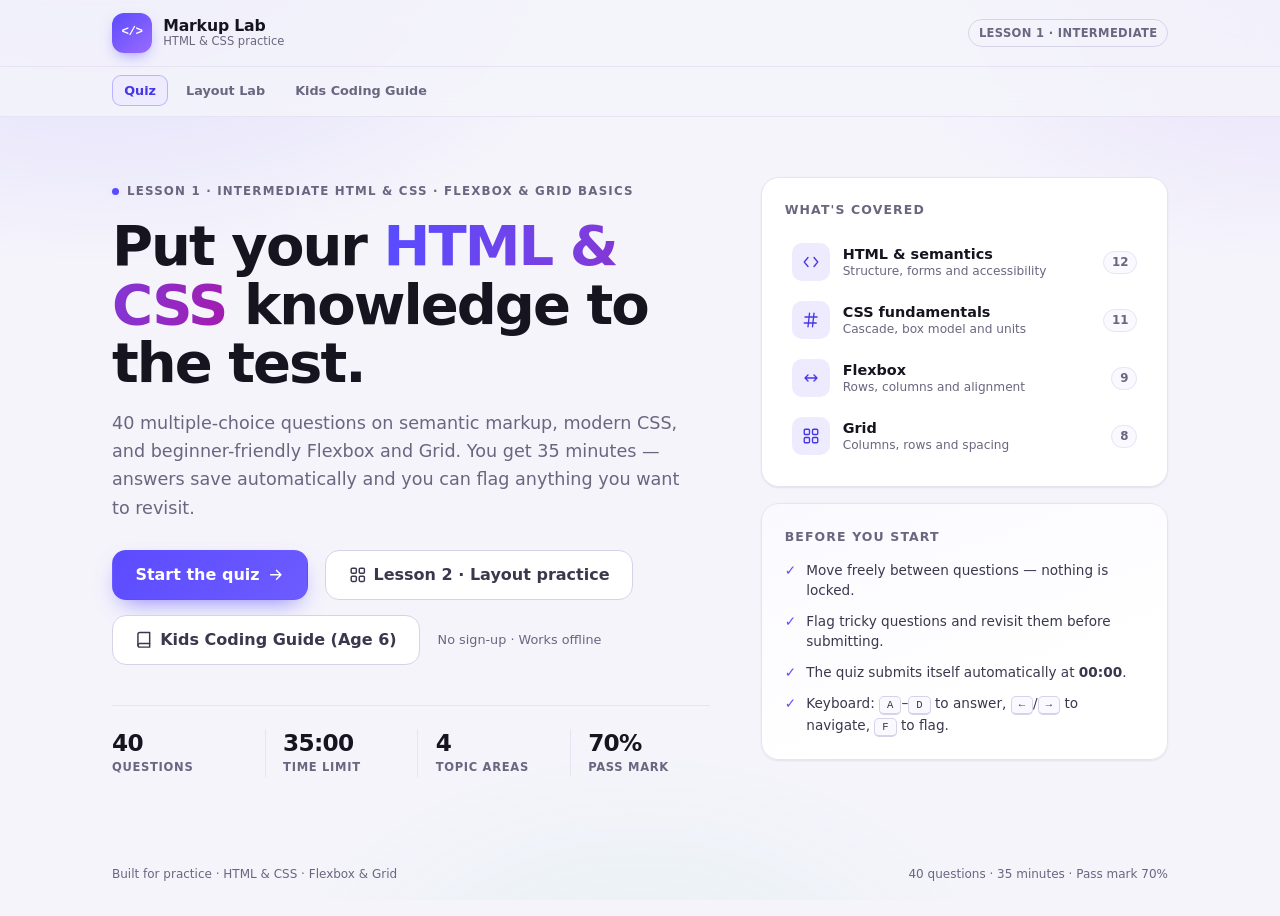
<file: index.html>
<!doctype html>
<html lang="en">
<head>
  <meta charset="utf-8" />
  <meta name="viewport" content="width=device-width, initial-scale=1" />
  <title>HTML &amp; CSS Intermediate Quiz · Flexbox &amp; Grid</title>
  <meta name="description" content="A 35-minute, 40-question HTML and CSS quiz with intermediate semantic markup and modern CSS plus beginner-friendly Flexbox and Grid rounds. Instant scoring and full answer review." />
  <meta name="theme-color" content="#f5f4fb" media="(prefers-color-scheme: light)" />
  <meta name="theme-color" content="#0c0b14" media="(prefers-color-scheme: dark)" />
  <link rel="icon" href="data:image/svg+xml,%3Csvg xmlns='http://www.w3.org/2000/svg' viewBox='0 0 64 64'%3E%3Crect width='64' height='64' rx='16' fill='%235b4bff'/%3E%3Cpath d='M22 20 12 32l10 12M42 20l10 12-10 12' fill='none' stroke='white' stroke-width='5' stroke-linecap='round' stroke-linejoin='round'/%3E%3C/svg%3E" />
  <link rel="stylesheet" href="css/styles.css" />
</head>
<body>
  <a class="skip-link" href="#main">Skip to content</a>
  <div class="page-bg" aria-hidden="true"></div>

  <header class="topbar">
    <div class="topbar-inner">
      <a class="brand" href="./">
        <span class="brand-mark" aria-hidden="true">&lt;/&gt;</span>
        <span class="brand-text"><strong>Markup Lab</strong><span>HTML &amp; CSS practice</span></span>
      </a>
      <div class="topbar-right">
        <span class="pill pill-level">Lesson 1 · Intermediate</span>
        <div class="timer" id="timer" role="timer" aria-label="Time remaining 35:00" hidden>
          <svg class="icon" viewBox="0 0 24 24" fill="none" stroke="currentColor" stroke-width="2" stroke-linecap="round" stroke-linejoin="round" aria-hidden="true">
            <circle cx="12" cy="12" r="9" />
            <path d="M12 7v5l3 2" />
          </svg>
          <span id="timer-text">35:00</span>
        </div>
      </div>
    </div>
    <nav class="site-tabs" aria-label="Site sections">
      <div class="site-tabs-inner">
        <a class="site-tab" href="index.html" aria-current="page">Quiz</a>
        <a class="site-tab" href="lesson2.html">Layout Lab</a>
        <a class="site-tab" href="kids-guide.html">Kids Coding Guide</a>
      </div>
    </nav>
  </header>

  <main id="main" tabindex="-1">

    <!-- ============ START ============ -->
    <section class="screen" id="screen-start" aria-labelledby="start-title">
      <div class="start-grid">
        <div class="hero">
          <p class="eyebrow"><span class="dot" aria-hidden="true"></span> Lesson 1 · Intermediate HTML &amp; CSS · Flexbox &amp; Grid basics</p>
          <h1 id="start-title">Put your <span class="grad">HTML &amp; CSS</span> knowledge to the test.</h1>
          <p class="lede">
            40 multiple-choice questions on semantic markup, modern CSS, and beginner-friendly Flexbox and Grid.
            You get 35 minutes — answers save automatically and you can flag anything you want to revisit.
          </p>

          <div class="hero-actions">
            <button class="btn btn-primary btn-lg" id="btn-start" type="button">
              Start the quiz
              <svg class="icon" viewBox="0 0 24 24" fill="none" stroke="currentColor" stroke-width="2" stroke-linecap="round" stroke-linejoin="round" aria-hidden="true">
                <path d="M5 12h14M13 6l6 6-6 6" />
              </svg>
            </button>
            <a class="btn btn-ghost btn-lg" href="lesson2.html">
              <svg class="icon" viewBox="0 0 24 24" fill="none" stroke="currentColor" stroke-width="2" stroke-linecap="round" stroke-linejoin="round" aria-hidden="true">
                <rect x="3" y="3" width="7" height="7" rx="1.5" />
                <rect x="14" y="3" width="7" height="7" rx="1.5" />
                <rect x="3" y="14" width="7" height="7" rx="1.5" />
                <rect x="14" y="14" width="7" height="7" rx="1.5" />
              </svg>
              Lesson 2 · Layout practice
            </a>
            <a class="btn btn-ghost btn-lg" href="kids-guide.html">
              <svg class="icon" viewBox="0 0 24 24" fill="none" stroke="currentColor" stroke-width="2" stroke-linecap="round" stroke-linejoin="round" aria-hidden="true">
                <path d="M4 19.5A2.5 2.5 0 0 1 6.5 17H20" />
                <path d="M6.5 2H20v20H6.5A2.5 2.5 0 0 1 4 19.5v-15A2.5 2.5 0 0 1 6.5 2z" />
              </svg>
              Kids Coding Guide (Age 6)
            </a>
            <span class="hero-note">No sign-up · Works offline</span>
          </div>

          <div class="resume-card" id="resume-card" hidden>
            <div class="resume-copy">
              <strong>You have a quiz in progress.</strong>
              <p id="resume-text"></p>
            </div>
            <div class="resume-actions">
              <button class="btn btn-primary" id="btn-resume" type="button">Resume quiz</button>
              <button class="btn btn-ghost" id="btn-discard" type="button">Discard &amp; restart</button>
            </div>
          </div>

          <ul class="facts">
            <li><strong>40</strong><span>questions</span></li>
            <li><strong>35:00</strong><span>time limit</span></li>
            <li><strong>4</strong><span>topic areas</span></li>
            <li><strong>70%</strong><span>pass mark</span></li>
          </ul>
        </div>

        <aside class="start-aside">
          <div class="card topics-card">
            <h2>What's covered</h2>
            <ul class="topic-list" id="topic-list"></ul>
          </div>
          <div class="card tip-card">
            <h3>Before you start</h3>
            <ul class="checklist">
              <li>Move freely between questions — nothing is locked.</li>
              <li>Flag tricky questions and revisit them before submitting.</li>
              <li>The quiz submits itself automatically at <strong>00:00</strong>.</li>
              <li>Keyboard: <kbd>A</kbd>–<kbd>D</kbd> to answer, <kbd>←</kbd>/<kbd>→</kbd> to navigate, <kbd>F</kbd> to flag.</li>
            </ul>
          </div>
        </aside>
      </div>
    </section>

    <!-- ============ QUIZ ============ -->
    <section class="screen" id="screen-quiz" aria-labelledby="quiz-title" hidden>
      <div class="quiz-layout">
        <div class="quiz-main">
          <div class="card quiz-card">
            <div class="quiz-meta">
              <div class="quiz-meta-left">
                <span class="pill" id="q-category">Flexbox</span>
                <span class="q-count" id="q-count">Question 1 of 40</span>
              </div>
              <button class="flag-btn" id="btn-flag" type="button" aria-pressed="false">
                <svg class="icon" viewBox="0 0 24 24" fill="none" stroke="currentColor" stroke-width="2" stroke-linecap="round" stroke-linejoin="round" aria-hidden="true">
                  <path d="M5 21V4h12l-2.5 4.5L17 12H5" />
                </svg>
                <span id="flag-label">Flag</span>
              </button>
            </div>

            <div class="progress" aria-hidden="true"><span id="progress-fill"></span></div>
            <div class="progress-labels">
              <span id="answered-label">0 of 40 answered</span>
              <span id="progress-percent">0%</span>
            </div>

            <h2 class="question-text" id="quiz-title" tabindex="-1"></h2>
            <div class="options" id="options" role="radiogroup" aria-labelledby="quiz-title"></div>

            <div class="quiz-nav">
              <button class="btn btn-ghost" id="btn-prev" type="button">
                <svg class="icon" viewBox="0 0 24 24" fill="none" stroke="currentColor" stroke-width="2" stroke-linecap="round" stroke-linejoin="round" aria-hidden="true">
                  <path d="M19 12H5M11 18l-6-6 6-6" />
                </svg>
                Previous
              </button>
              <span class="autosave" id="autosave">
                <svg class="icon" viewBox="0 0 24 24" fill="none" stroke="currentColor" stroke-width="2" stroke-linecap="round" stroke-linejoin="round" aria-hidden="true">
                  <path d="M20 6 9 17l-5-5" />
                </svg>
                Saved automatically
              </span>
              <button class="btn btn-primary" id="btn-next" type="button">
                <span id="next-label">Next</span>
                <svg class="icon" viewBox="0 0 24 24" fill="none" stroke="currentColor" stroke-width="2" stroke-linecap="round" stroke-linejoin="round" aria-hidden="true">
                  <path d="M5 12h14M13 6l6 6-6 6" />
                </svg>
              </button>
            </div>
          </div>
          <p class="keyboard-hint">Tip: press <kbd>A</kbd>–<kbd>D</kbd> to answer, <kbd>F</kbd> to flag, <kbd>←</kbd>/<kbd>→</kbd> to move.</p>
        </div>

        <aside class="quiz-side">
          <div class="card palette-card">
            <div class="palette-head">
              <h2>Question map</h2>
              <span class="pill" id="palette-answered">0/40</span>
            </div>
            <div class="palette" id="palette" role="group" aria-label="Jump to a question"></div>
            <div class="palette-legend">
              <span><i class="dot-current" aria-hidden="true"></i> Current</span>
              <span><i class="dot-answered" aria-hidden="true"></i> Answered</span>
              <span><i class="dot-flagged" aria-hidden="true"></i> Flagged</span>
            </div>
            <button class="btn btn-submit" id="btn-submit" type="button">Submit quiz</button>
          </div>
        </aside>
      </div>
    </section>

    <!-- ============ RESULTS ============ -->
    <section class="screen" id="screen-result" aria-labelledby="result-title" hidden>
      <div class="card result-hero">
        <div class="score-ring" id="score-ring" role="img" aria-label="Score">
          <div>
            <strong id="score-percent">0%</strong>
            <span id="score-fraction">0 / 40 correct</span>
          </div>
        </div>
        <div class="result-copy">
          <p class="eyebrow" id="result-eyebrow">Quiz complete</p>
          <h1 id="result-title">Nice work.</h1>
          <p class="lede" id="result-summary"></p>
          <div class="result-stats">
            <div><strong id="stat-correct">0</strong><span>Correct</span></div>
            <div><strong id="stat-incorrect">0</strong><span>Incorrect</span></div>
            <div><strong id="stat-unanswered">0</strong><span>Unanswered</span></div>
            <div><strong id="stat-time">00:00</strong><span>Time used</span></div>
          </div>
          <div class="result-actions">
            <button class="btn btn-primary" id="btn-retake" type="button">Try again</button>
            <button class="btn btn-ghost" id="btn-review" type="button">Review answers</button>
            <a class="btn btn-ghost" href="lesson2.html">Practice layouts</a>
            <a class="btn btn-ghost" href="kids-guide.html">Kids coding guide</a>
          </div>
        </div>
      </div>

      <div class="card breakdown-card">
        <h2>Performance by topic</h2>
        <div id="breakdown"></div>
      </div>

      <div class="review-head" id="review">
        <h2>Answer review</h2>
        <div class="filter-tabs" aria-label="Filter answer review">
          <button type="button" data-filter="all" aria-pressed="true">All</button>
          <button type="button" data-filter="incorrect" aria-pressed="false">Incorrect</button>
          <button type="button" data-filter="flagged" aria-pressed="false">Flagged</button>
        </div>
      </div>
      <div class="review-list" id="review-list"></div>
    </section>

    <noscript>
      <p class="noscript">This quiz needs JavaScript enabled to run. Please enable it and reload the page.</p>
    </noscript>
  </main>

  <footer class="site-footer">
    <p>Built for practice · HTML &amp; CSS · Flexbox &amp; Grid</p>
    <p class="footer-meta">40 questions · 35 minutes · Pass mark 70%</p>
  </footer>

  <div class="sr-only" id="live-region" role="status" aria-live="polite"></div>

  <dialog class="dialog" id="submit-dialog" aria-labelledby="dialog-title" aria-describedby="dialog-body">
    <form method="dialog">
      <h2 id="dialog-title">Submit your quiz?</h2>
      <p id="dialog-body"></p>
      <div class="dialog-actions">
        <button class="btn btn-ghost" value="cancel" type="submit">Keep working</button>
        <button class="btn btn-primary" value="confirm" id="dialog-confirm" type="submit">Submit quiz</button>
      </div>
    </form>
  </dialog>

  <script src="js/questions.js" defer></script>
  <script src="js/app.js" defer></script>
</body>
</html>
</file>
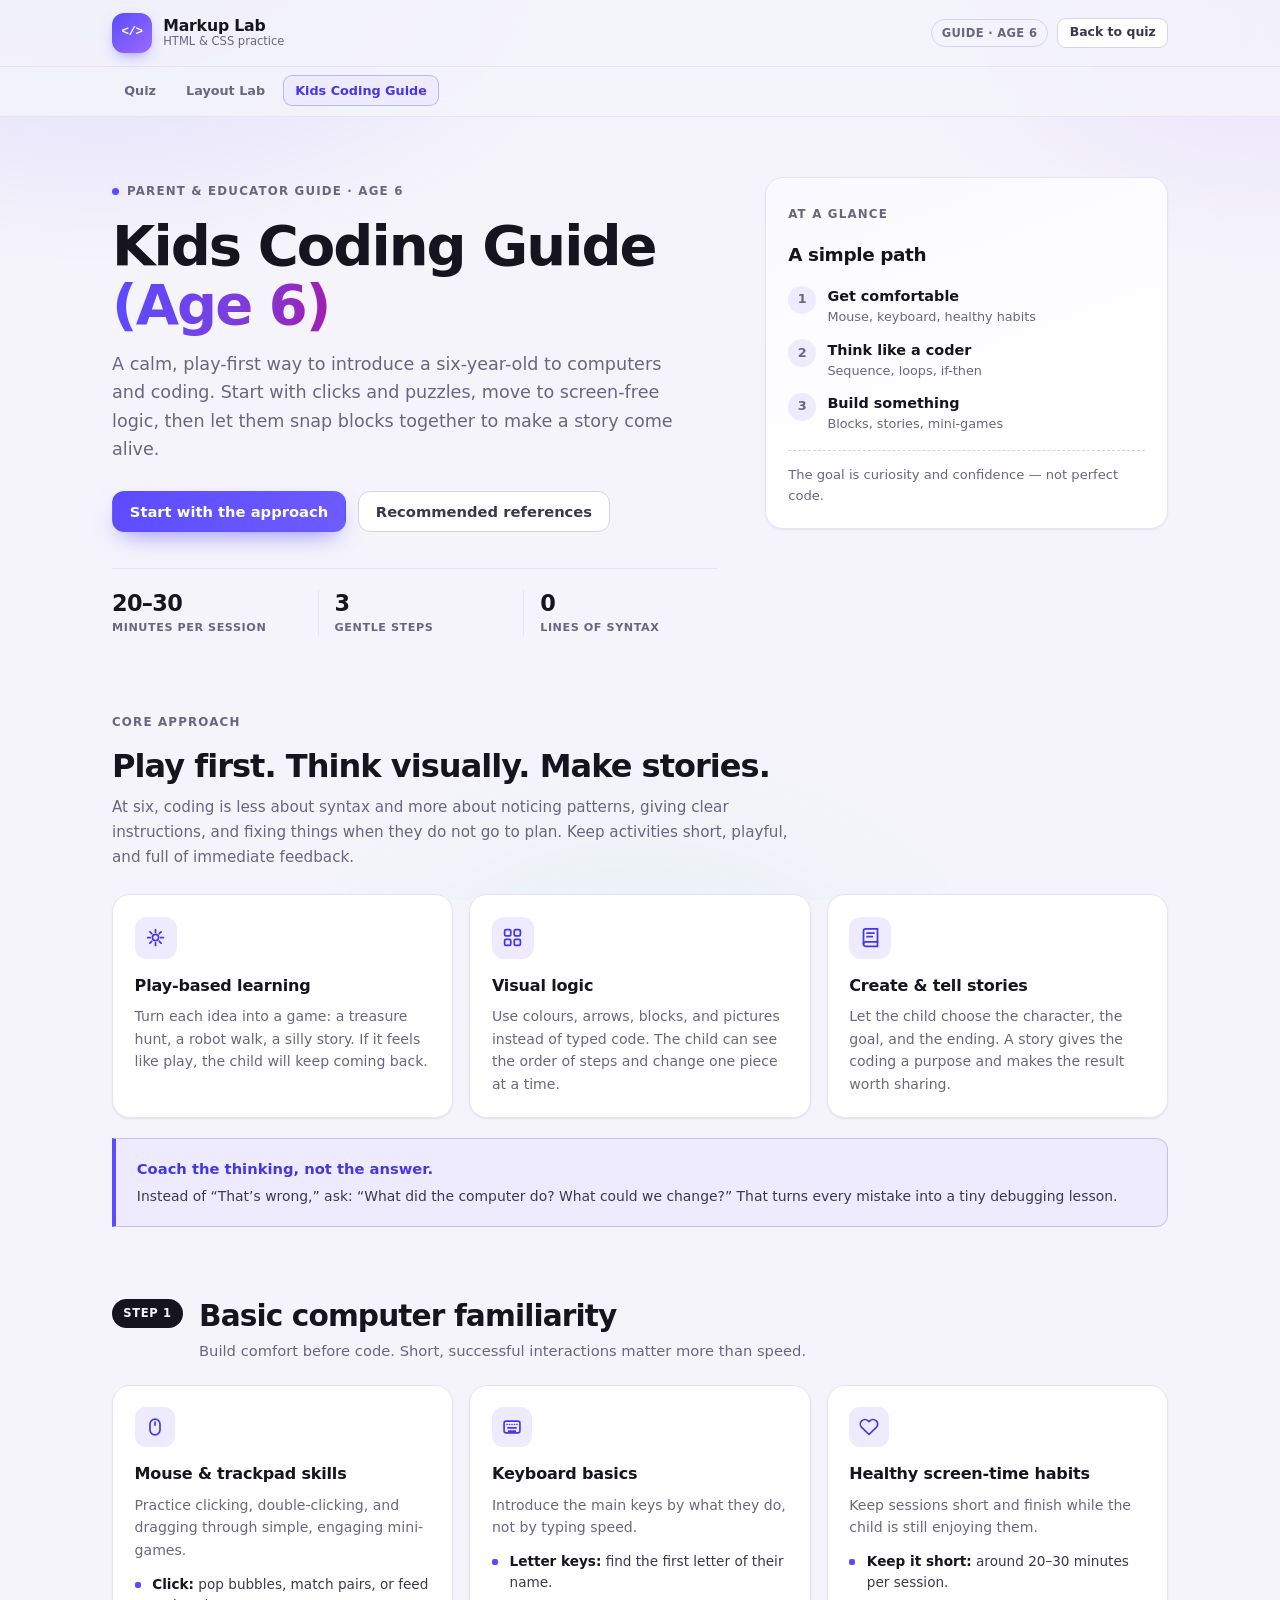
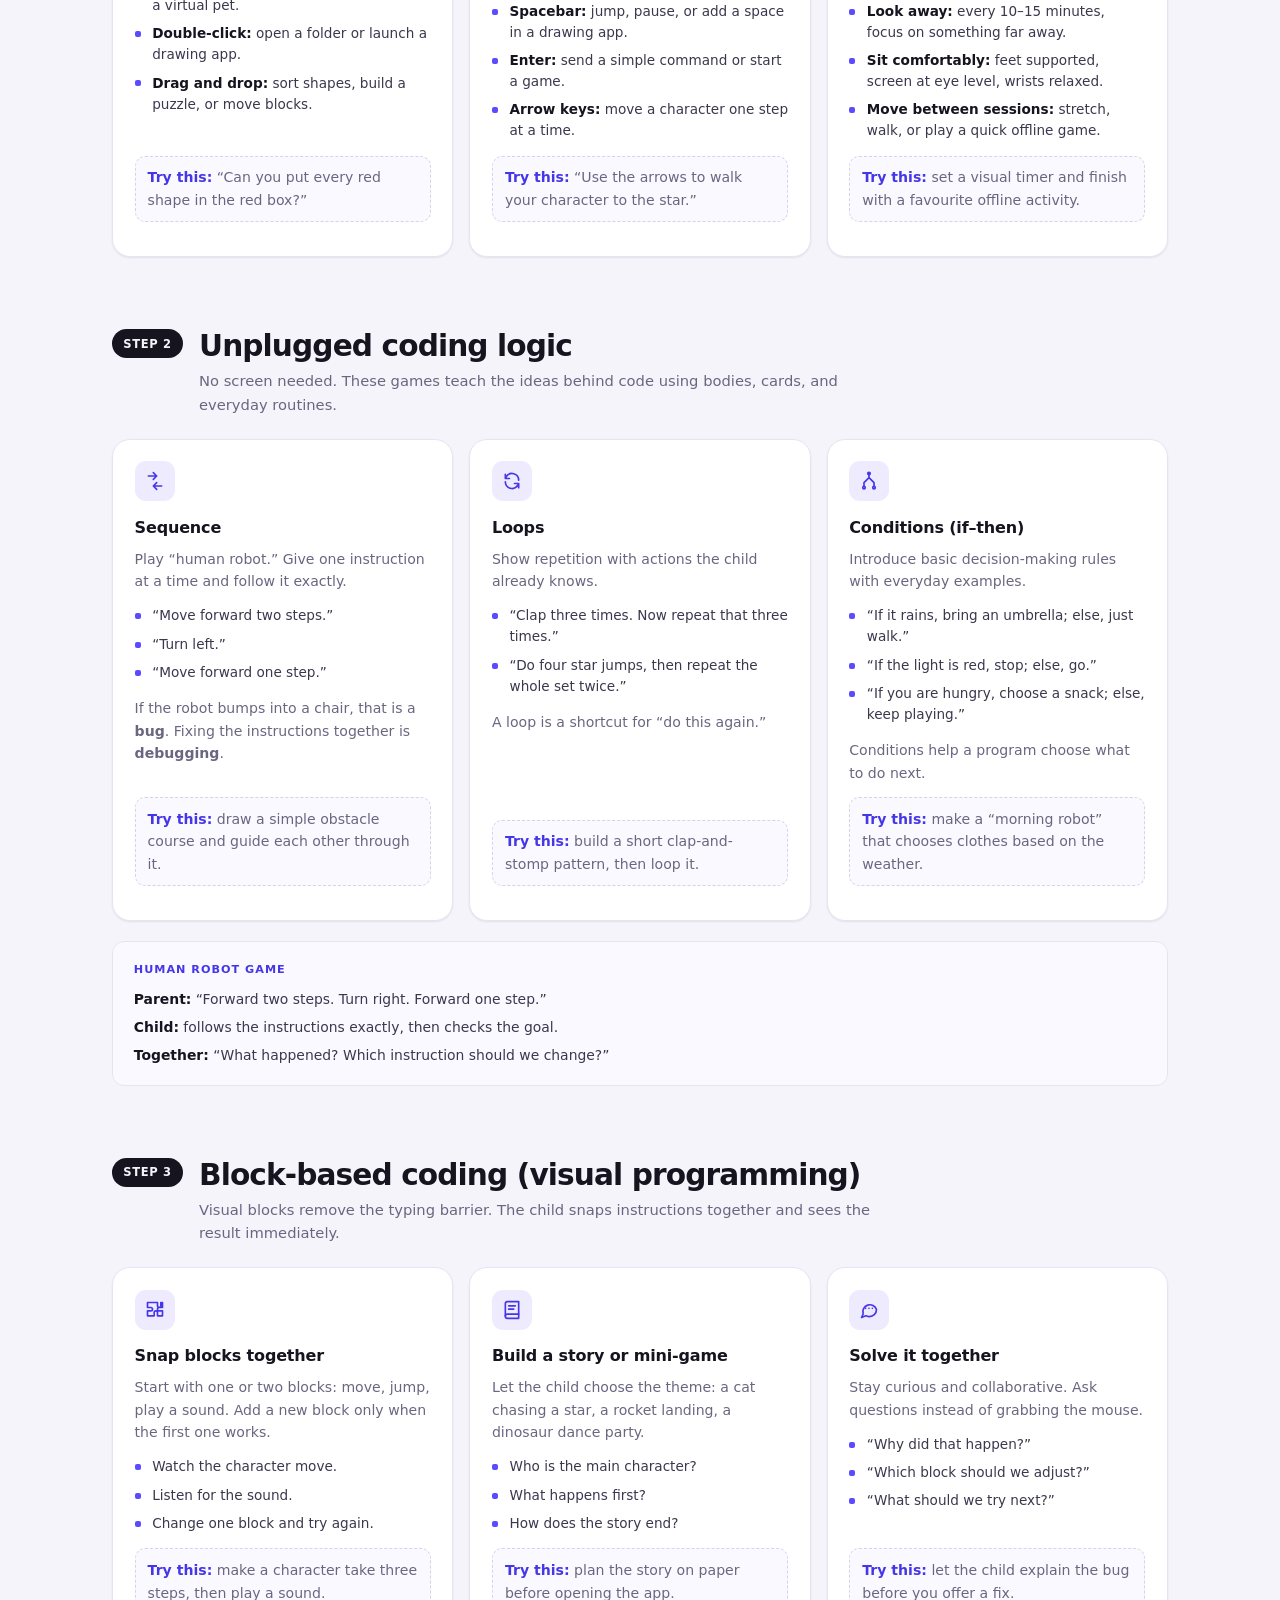
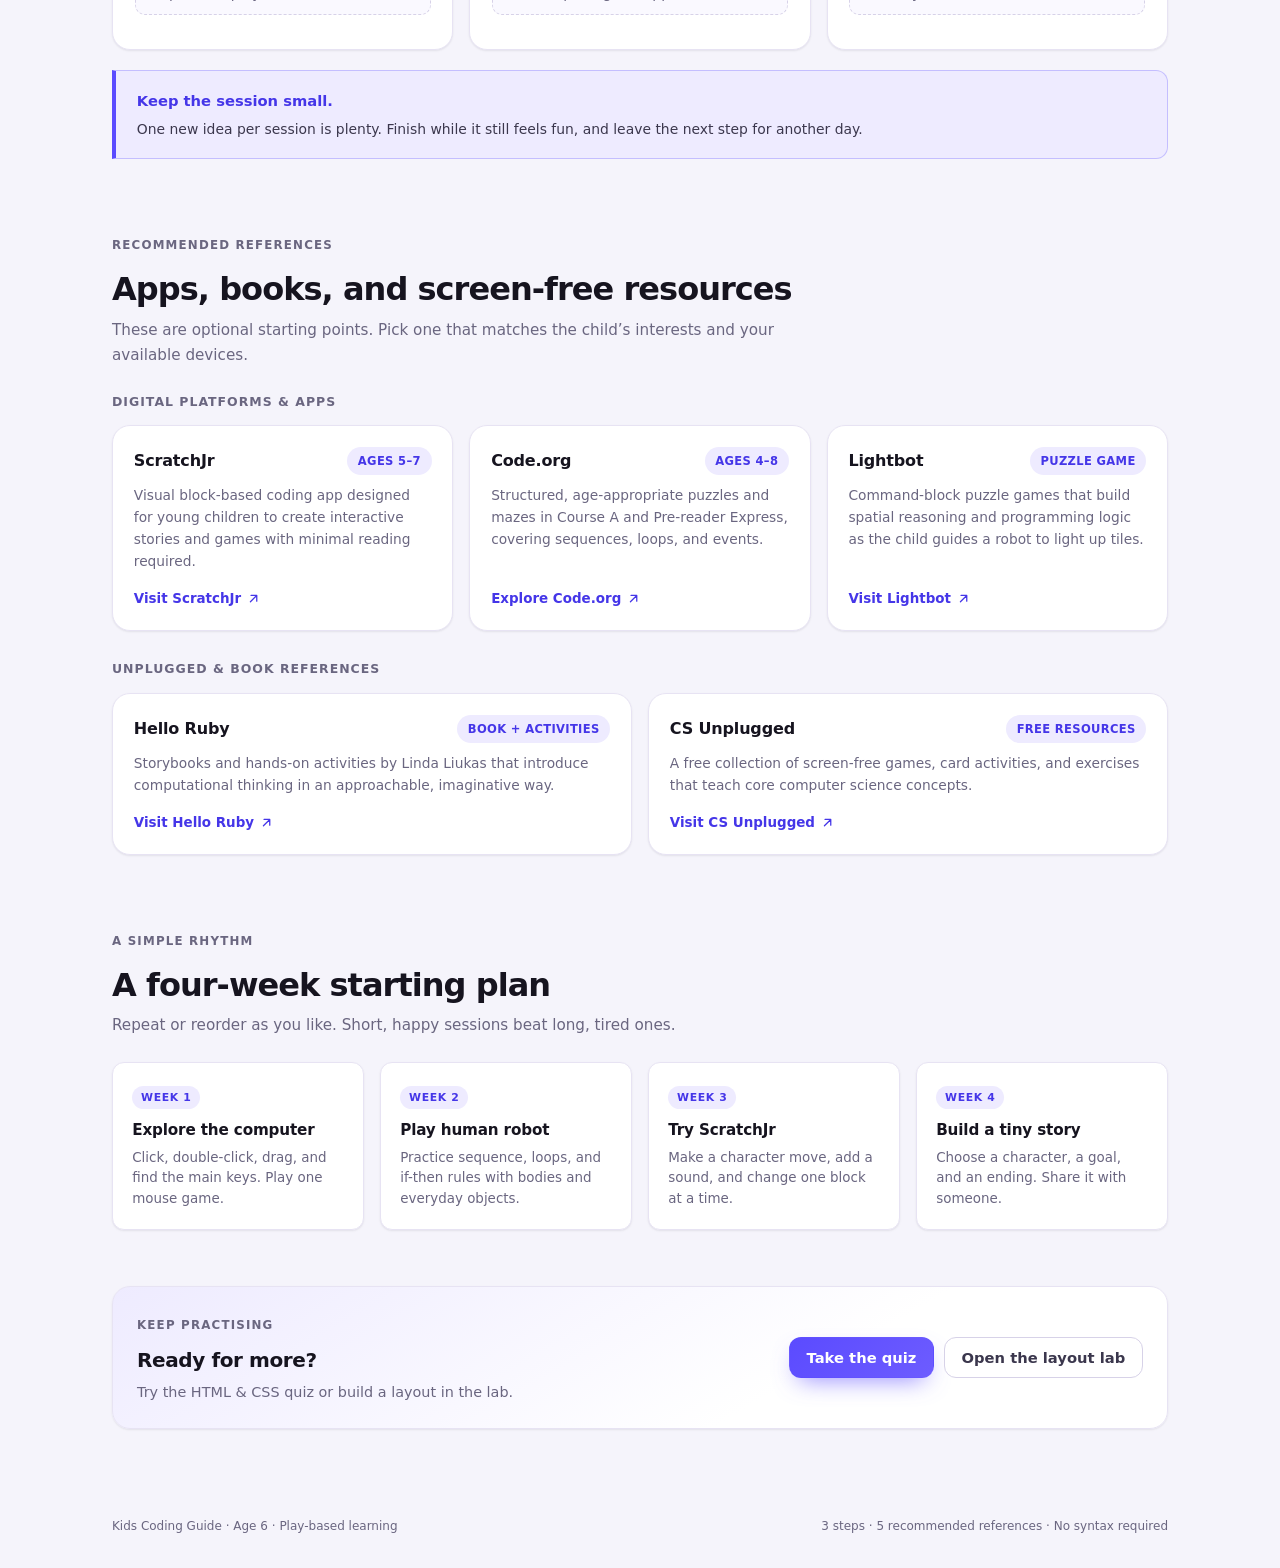
<file: kids-guide.html>
<!doctype html>
<html lang="en">
<head>
  <meta charset="utf-8" />
  <meta name="viewport" content="width=device-width, initial-scale=1" />
  <title>Kids Coding Guide (Age 6) · Markup Lab</title>
  <meta name="description" content="A play-based guide for introducing a 6-year-old to computers and coding: mouse and keyboard basics, unplugged logic, block-based coding, and recommended apps and books." />
  <meta name="theme-color" content="#f5f4fb" media="(prefers-color-scheme: light)" />
  <meta name="theme-color" content="#0c0b14" media="(prefers-color-scheme: dark)" />
  <link rel="icon" href="data:image/svg+xml,%3Csvg xmlns='http://www.w3.org/2000/svg' viewBox='0 0 64 64'%3E%3Crect width='64' height='64' rx='16' fill='%235b4bff'/%3E%3Cpath d='M22 20 12 32l10 12M42 20l10 12-10 12' fill='none' stroke='white' stroke-width='5' stroke-linecap='round' stroke-linejoin='round'/%3E%3C/svg%3E" />
  <link rel="stylesheet" href="css/styles.css" />
  <link rel="stylesheet" href="css/kids-guide.css" />
</head>
<body>
  <a class="skip-link" href="#main">Skip to content</a>
  <div class="page-bg" aria-hidden="true"></div>

  <header class="topbar">
    <div class="topbar-inner">
      <a class="brand" href="index.html">
        <span class="brand-mark" aria-hidden="true">&lt;/&gt;</span>
        <span class="brand-text"><strong>Markup Lab</strong><span>HTML &amp; CSS practice</span></span>
      </a>
      <div class="topbar-right">
        <span class="pill pill-level">Guide · Age 6</span>
        <a class="btn btn-ghost btn-sm" href="index.html">Back to quiz</a>
      </div>
    </div>
    <nav class="site-tabs" aria-label="Site sections">
      <div class="site-tabs-inner">
        <a class="site-tab" href="index.html">Quiz</a>
        <a class="site-tab" href="lesson2.html">Layout Lab</a>
        <a class="site-tab" href="kids-guide.html" aria-current="page">Kids Coding Guide</a>
      </div>
    </nav>
  </header>

  <main id="main" tabindex="-1">
    <section class="guide-hero" aria-labelledby="guide-title">
      <div class="guide-hero-copy">
        <p class="eyebrow"><span class="dot" aria-hidden="true"></span> Parent &amp; educator guide · Age 6</p>
        <h1 id="guide-title">Kids Coding Guide <span class="grad">(Age 6)</span></h1>
        <p class="lede">
          A calm, play-first way to introduce a six-year-old to computers and coding.
          Start with clicks and puzzles, move to screen-free logic, then let them snap
          blocks together to make a story come alive.
        </p>
        <div class="guide-hero-actions">
          <a class="btn btn-primary" href="#core-approach">Start with the approach</a>
          <a class="btn btn-ghost" href="#references">Recommended references</a>
        </div>
        <ul class="guide-facts">
          <li><strong>20–30</strong><span>minutes per session</span></li>
          <li><strong>3</strong><span>gentle steps</span></li>
          <li><strong>0</strong><span>lines of syntax</span></li>
        </ul>
      </div>

      <aside class="card guide-hero-card" aria-labelledby="glance-title">
        <p class="eyebrow">At a glance</p>
        <h2 id="glance-title">A simple path</h2>
        <ol class="path-list">
          <li>
            <span class="path-num" aria-hidden="true">1</span>
            <div><strong>Get comfortable</strong><span>Mouse, keyboard, healthy habits</span></div>
          </li>
          <li>
            <span class="path-num" aria-hidden="true">2</span>
            <div><strong>Think like a coder</strong><span>Sequence, loops, if-then</span></div>
          </li>
          <li>
            <span class="path-num" aria-hidden="true">3</span>
            <div><strong>Build something</strong><span>Blocks, stories, mini-games</span></div>
          </li>
        </ol>
        <p class="guide-note">The goal is curiosity and confidence — not perfect code.</p>
      </aside>
    </section>

    <section class="guide-section" id="core-approach" aria-labelledby="core-title">
      <div class="section-head">
        <p class="eyebrow">Core approach</p>
        <h2 id="core-title">Play first. Think visually. Make stories.</h2>
        <p>
          At six, coding is less about syntax and more about noticing patterns, giving clear
          instructions, and fixing things when they do not go to plan. Keep activities short,
          playful, and full of immediate feedback.
        </p>
      </div>

      <div class="principle-grid">
        <article class="card principle-card">
          <span class="principle-icon" aria-hidden="true">
            <svg viewBox="0 0 24 24" fill="none" stroke="currentColor" stroke-width="2" stroke-linecap="round" stroke-linejoin="round">
              <path d="M12 3v3M12 18v3M3 12h3M18 12h3M5.6 5.6l2.1 2.1M16.3 16.3l2.1 2.1M18.4 5.6l-2.1 2.1M7.7 16.3l-2.1 2.1" />
              <circle cx="12" cy="12" r="3.5" />
            </svg>
          </span>
          <h3>Play-based learning</h3>
          <p>Turn each idea into a game: a treasure hunt, a robot walk, a silly story. If it feels like play, the child will keep coming back.</p>
        </article>

        <article class="card principle-card">
          <span class="principle-icon" aria-hidden="true">
            <svg viewBox="0 0 24 24" fill="none" stroke="currentColor" stroke-width="2" stroke-linecap="round" stroke-linejoin="round">
              <rect x="3" y="3" width="7" height="7" rx="1.5" />
              <rect x="14" y="3" width="7" height="7" rx="1.5" />
              <rect x="3" y="14" width="7" height="7" rx="1.5" />
              <rect x="14" y="14" width="7" height="7" rx="1.5" />
            </svg>
          </span>
          <h3>Visual logic</h3>
          <p>Use colours, arrows, blocks, and pictures instead of typed code. The child can see the order of steps and change one piece at a time.</p>
        </article>

        <article class="card principle-card">
          <span class="principle-icon" aria-hidden="true">
            <svg viewBox="0 0 24 24" fill="none" stroke="currentColor" stroke-width="2" stroke-linecap="round" stroke-linejoin="round">
              <path d="M4 19.5A2.5 2.5 0 0 1 6.5 17H20" />
              <path d="M6.5 2H20v20H6.5A2.5 2.5 0 0 1 4 19.5v-15A2.5 2.5 0 0 1 6.5 2z" />
              <path d="M8 7h8M8 11h6" />
            </svg>
          </span>
          <h3>Create &amp; tell stories</h3>
          <p>Let the child choose the character, the goal, and the ending. A story gives the coding a purpose and makes the result worth sharing.</p>
        </article>
      </div>

      <aside class="guide-callout">
        <strong>Coach the thinking, not the answer.</strong>
        <p>Instead of “That’s wrong,” ask: “What did the computer do? What could we change?” That turns every mistake into a tiny debugging lesson.</p>
      </aside>
    </section>

    <section class="guide-section" id="step-1" aria-labelledby="step-1-title">
      <div class="step-head">
        <span class="step-badge">Step 1</span>
        <div>
          <h2 id="step-1-title">Basic computer familiarity</h2>
          <p>Build comfort before code. Short, successful interactions matter more than speed.</p>
        </div>
      </div>

      <div class="guide-card-grid">
        <article class="card guide-card">
          <span class="guide-card-icon" aria-hidden="true">
            <svg viewBox="0 0 24 24" fill="none" stroke="currentColor" stroke-width="2" stroke-linecap="round" stroke-linejoin="round">
              <rect x="6" y="2.5" width="12" height="19" rx="6" />
              <path d="M12 6v4" />
            </svg>
          </span>
          <h3>Mouse &amp; trackpad skills</h3>
          <p>Practice clicking, double-clicking, and dragging through simple, engaging mini-games.</p>
          <ul class="guide-list">
            <li><strong>Click:</strong> pop bubbles, match pairs, or feed a virtual pet.</li>
            <li><strong>Double-click:</strong> open a folder or launch a drawing app.</li>
            <li><strong>Drag and drop:</strong> sort shapes, build a puzzle, or move blocks.</li>
          </ul>
          <p class="try-this"><strong>Try this:</strong> “Can you put every red shape in the red box?”</p>
        </article>

        <article class="card guide-card">
          <span class="guide-card-icon" aria-hidden="true">
            <svg viewBox="0 0 24 24" fill="none" stroke="currentColor" stroke-width="2" stroke-linecap="round" stroke-linejoin="round">
              <rect x="2.5" y="5" width="19" height="14" rx="2.5" />
              <path d="M6 9h.01M9 9h.01M12 9h.01M15 9h.01M18 9h.01M7 13h10M8 17h8" />
            </svg>
          </span>
          <h3>Keyboard basics</h3>
          <p>Introduce the main keys by what they do, not by typing speed.</p>
          <ul class="guide-list">
            <li><strong>Letter keys:</strong> find the first letter of their name.</li>
            <li><strong>Spacebar:</strong> jump, pause, or add a space in a drawing app.</li>
            <li><strong>Enter:</strong> send a simple command or start a game.</li>
            <li><strong>Arrow keys:</strong> move a character one step at a time.</li>
          </ul>
          <p class="try-this"><strong>Try this:</strong> “Use the arrows to walk your character to the star.”</p>
        </article>

        <article class="card guide-card">
          <span class="guide-card-icon" aria-hidden="true">
            <svg viewBox="0 0 24 24" fill="none" stroke="currentColor" stroke-width="2" stroke-linecap="round" stroke-linejoin="round">
              <path d="M20.8 4.6a5.5 5.5 0 0 0-7.8 0L12 5.6l-1-1a5.5 5.5 0 0 0-7.8 7.8l1 1L12 21l7.8-7.6 1-1a5.5 5.5 0 0 0 0-7.8z" />
            </svg>
          </span>
          <h3>Healthy screen-time habits</h3>
          <p>Keep sessions short and finish while the child is still enjoying them.</p>
          <ul class="guide-list">
            <li><strong>Keep it short:</strong> around 20–30 minutes per session.</li>
            <li><strong>Look away:</strong> every 10–15 minutes, focus on something far away.</li>
            <li><strong>Sit comfortably:</strong> feet supported, screen at eye level, wrists relaxed.</li>
            <li><strong>Move between sessions:</strong> stretch, walk, or play a quick offline game.</li>
          </ul>
          <p class="try-this"><strong>Try this:</strong> set a visual timer and finish with a favourite offline activity.</p>
        </article>
      </div>
    </section>

    <section class="guide-section" id="step-2" aria-labelledby="step-2-title">
      <div class="step-head">
        <span class="step-badge">Step 2</span>
        <div>
          <h2 id="step-2-title">Unplugged coding logic</h2>
          <p>No screen needed. These games teach the ideas behind code using bodies, cards, and everyday routines.</p>
        </div>
      </div>

      <div class="guide-card-grid">
        <article class="card guide-card">
          <span class="guide-card-icon" aria-hidden="true">
            <svg viewBox="0 0 24 24" fill="none" stroke="currentColor" stroke-width="2" stroke-linecap="round" stroke-linejoin="round">
              <path d="M4 6h10M10 2l4 4-4 4M20 18H10M14 14l-4 4 4 4" />
            </svg>
          </span>
          <h3>Sequence</h3>
          <p>Play “human robot.” Give one instruction at a time and follow it exactly.</p>
          <ul class="guide-list">
            <li>“Move forward two steps.”</li>
            <li>“Turn left.”</li>
            <li>“Move forward one step.”</li>
          </ul>
          <p>If the robot bumps into a chair, that is a <strong>bug</strong>. Fixing the instructions together is <strong>debugging</strong>.</p>
          <p class="try-this"><strong>Try this:</strong> draw a simple obstacle course and guide each other through it.</p>
        </article>

        <article class="card guide-card">
          <span class="guide-card-icon" aria-hidden="true">
            <svg viewBox="0 0 24 24" fill="none" stroke="currentColor" stroke-width="2" stroke-linecap="round" stroke-linejoin="round">
              <path d="M20 11a8 8 0 0 0-14.9-4M4 4v5h5M4 13a8 8 0 0 0 14.9 4M20 20v-5h-5" />
            </svg>
          </span>
          <h3>Loops</h3>
          <p>Show repetition with actions the child already knows.</p>
          <ul class="guide-list">
            <li>“Clap three times. Now repeat that three times.”</li>
            <li>“Do four star jumps, then repeat the whole set twice.”</li>
          </ul>
          <p>A loop is a shortcut for “do this again.”</p>
          <p class="try-this"><strong>Try this:</strong> build a short clap-and-stomp pattern, then loop it.</p>
        </article>

        <article class="card guide-card">
          <span class="guide-card-icon" aria-hidden="true">
            <svg viewBox="0 0 24 24" fill="none" stroke="currentColor" stroke-width="2" stroke-linecap="round" stroke-linejoin="round">
              <path d="M12 3v5M12 8 6 14M12 8l6 6M6 14v4M18 14v4" />
              <circle cx="12" cy="3" r="1.5" />
              <circle cx="6" cy="20" r="1.5" />
              <circle cx="18" cy="20" r="1.5" />
            </svg>
          </span>
          <h3>Conditions (if–then)</h3>
          <p>Introduce basic decision-making rules with everyday examples.</p>
          <ul class="guide-list">
            <li>“If it rains, bring an umbrella; else, just walk.”</li>
            <li>“If the light is red, stop; else, go.”</li>
            <li>“If you are hungry, choose a snack; else, keep playing.”</li>
          </ul>
          <p>Conditions help a program choose what to do next.</p>
          <p class="try-this"><strong>Try this:</strong> make a “morning robot” that chooses clothes based on the weather.</p>
        </article>
      </div>

      <div class="script-card">
        <p class="script-label">Human robot game</p>
        <p><strong>Parent:</strong> “Forward two steps. Turn right. Forward one step.”</p>
        <p><strong>Child:</strong> follows the instructions exactly, then checks the goal.</p>
        <p><strong>Together:</strong> “What happened? Which instruction should we change?”</p>
      </div>
    </section>

    <section class="guide-section" id="step-3" aria-labelledby="step-3-title">
      <div class="step-head">
        <span class="step-badge">Step 3</span>
        <div>
          <h2 id="step-3-title">Block-based coding (visual programming)</h2>
          <p>Visual blocks remove the typing barrier. The child snaps instructions together and sees the result immediately.</p>
        </div>
      </div>

      <div class="guide-card-grid">
        <article class="card guide-card">
          <span class="guide-card-icon" aria-hidden="true">
            <svg viewBox="0 0 24 24" fill="none" stroke="currentColor" stroke-width="2" stroke-linecap="round" stroke-linejoin="round">
              <path d="M9 3h6v4a2 2 0 0 0 4 0V3h2v6h-4a2 2 0 0 0 0 4h4v6h-6v-4a2 2 0 0 0-4 0v4H3v-6h4a2 2 0 0 0 0-4H3V3h6z" />
            </svg>
          </span>
          <h3>Snap blocks together</h3>
          <p>Start with one or two blocks: move, jump, play a sound. Add a new block only when the first one works.</p>
          <ul class="guide-list">
            <li>Watch the character move.</li>
            <li>Listen for the sound.</li>
            <li>Change one block and try again.</li>
          </ul>
          <p class="try-this"><strong>Try this:</strong> make a character take three steps, then play a sound.</p>
        </article>

        <article class="card guide-card">
          <span class="guide-card-icon" aria-hidden="true">
            <svg viewBox="0 0 24 24" fill="none" stroke="currentColor" stroke-width="2" stroke-linecap="round" stroke-linejoin="round">
              <path d="M4 19.5A2.5 2.5 0 0 1 6.5 17H20" />
              <path d="M6.5 2H20v20H6.5A2.5 2.5 0 0 1 4 19.5v-15A2.5 2.5 0 0 1 6.5 2z" />
              <path d="M8 7h8M8 11h6" />
            </svg>
          </span>
          <h3>Build a story or mini-game</h3>
          <p>Let the child choose the theme: a cat chasing a star, a rocket landing, a dinosaur dance party.</p>
          <ul class="guide-list">
            <li>Who is the main character?</li>
            <li>What happens first?</li>
            <li>How does the story end?</li>
          </ul>
          <p class="try-this"><strong>Try this:</strong> plan the story on paper before opening the app.</p>
        </article>

        <article class="card guide-card">
          <span class="guide-card-icon" aria-hidden="true">
            <svg viewBox="0 0 24 24" fill="none" stroke="currentColor" stroke-width="2" stroke-linecap="round" stroke-linejoin="round">
              <path d="M21 11.5a8.4 8.4 0 0 1-9 8.4 8.7 8.7 0 0 1-3.8-.9L3 21l2-4.2a8.4 8.4 0 1 1 16-5.3z" />
              <path d="M8 10h.01M12 10h.01M16 10h.01" />
            </svg>
          </span>
          <h3>Solve it together</h3>
          <p>Stay curious and collaborative. Ask questions instead of grabbing the mouse.</p>
          <ul class="guide-list">
            <li>“Why did that happen?”</li>
            <li>“Which block should we adjust?”</li>
            <li>“What should we try next?”</li>
          </ul>
          <p class="try-this"><strong>Try this:</strong> let the child explain the bug before you offer a fix.</p>
        </article>
      </div>

      <aside class="guide-callout">
        <strong>Keep the session small.</strong>
        <p>One new idea per session is plenty. Finish while it still feels fun, and leave the next step for another day.</p>
      </aside>
    </section>

    <section class="guide-section" id="references" aria-labelledby="references-title">
      <div class="section-head">
        <p class="eyebrow">Recommended references</p>
        <h2 id="references-title">Apps, books, and screen-free resources</h2>
        <p>These are optional starting points. Pick one that matches the child’s interests and your available devices.</p>
      </div>

      <div class="reference-group">
        <h3>Digital platforms &amp; apps</h3>
        <div class="reference-grid">
          <article class="card reference-card">
            <div class="reference-top">
              <h4>ScratchJr</h4>
              <span class="pill">Ages 5–7</span>
            </div>
            <p>Visual block-based coding app designed for young children to create interactive stories and games with minimal reading required.</p>
            <a class="reference-link" href="https://www.scratchjr.org/" target="_blank" rel="noopener noreferrer">
              Visit ScratchJr
              <svg class="icon" viewBox="0 0 24 24" fill="none" stroke="currentColor" stroke-width="2" stroke-linecap="round" stroke-linejoin="round" aria-hidden="true">
                <path d="M7 17 17 7M8 7h9v9" />
              </svg>
            </a>
          </article>

          <article class="card reference-card">
            <div class="reference-top">
              <h4>Code.org</h4>
              <span class="pill">Ages 4–8</span>
            </div>
            <p>Structured, age-appropriate puzzles and mazes in Course A and Pre-reader Express, covering sequences, loops, and events.</p>
            <a class="reference-link" href="https://code.org/educate/curriculum/elementary-school" target="_blank" rel="noopener noreferrer">
              Explore Code.org
              <svg class="icon" viewBox="0 0 24 24" fill="none" stroke="currentColor" stroke-width="2" stroke-linecap="round" stroke-linejoin="round" aria-hidden="true">
                <path d="M7 17 17 7M8 7h9v9" />
              </svg>
            </a>
          </article>

          <article class="card reference-card">
            <div class="reference-top">
              <h4>Lightbot</h4>
              <span class="pill">Puzzle game</span>
            </div>
            <p>Command-block puzzle games that build spatial reasoning and programming logic as the child guides a robot to light up tiles.</p>
            <a class="reference-link" href="https://lightbot.com/" target="_blank" rel="noopener noreferrer">
              Visit Lightbot
              <svg class="icon" viewBox="0 0 24 24" fill="none" stroke="currentColor" stroke-width="2" stroke-linecap="round" stroke-linejoin="round" aria-hidden="true">
                <path d="M7 17 17 7M8 7h9v9" />
              </svg>
            </a>
          </article>
        </div>
      </div>

      <div class="reference-group">
        <h3>Unplugged &amp; book references</h3>
        <div class="reference-grid two">
          <article class="card reference-card">
            <div class="reference-top">
              <h4>Hello Ruby</h4>
              <span class="pill">Book + activities</span>
            </div>
            <p>Storybooks and hands-on activities by Linda Liukas that introduce computational thinking in an approachable, imaginative way.</p>
            <a class="reference-link" href="https://www.helloruby.com/" target="_blank" rel="noopener noreferrer">
              Visit Hello Ruby
              <svg class="icon" viewBox="0 0 24 24" fill="none" stroke="currentColor" stroke-width="2" stroke-linecap="round" stroke-linejoin="round" aria-hidden="true">
                <path d="M7 17 17 7M8 7h9v9" />
              </svg>
            </a>
          </article>

          <article class="card reference-card">
            <div class="reference-top">
              <h4>CS Unplugged</h4>
              <span class="pill">Free resources</span>
            </div>
            <p>A free collection of screen-free games, card activities, and exercises that teach core computer science concepts.</p>
            <a class="reference-link" href="https://csunplugged.org/" target="_blank" rel="noopener noreferrer">
              Visit CS Unplugged
              <svg class="icon" viewBox="0 0 24 24" fill="none" stroke="currentColor" stroke-width="2" stroke-linecap="round" stroke-linejoin="round" aria-hidden="true">
                <path d="M7 17 17 7M8 7h9v9" />
              </svg>
            </a>
          </article>
        </div>
      </div>
    </section>

    <section class="guide-section" id="routine" aria-labelledby="routine-title">
      <div class="section-head">
        <p class="eyebrow">A simple rhythm</p>
        <h2 id="routine-title">A four-week starting plan</h2>
        <p>Repeat or reorder as you like. Short, happy sessions beat long, tired ones.</p>
      </div>

      <ol class="routine-list">
        <li>
          <span class="routine-week">Week 1</span>
          <div><h3>Explore the computer</h3><p>Click, double-click, drag, and find the main keys. Play one mouse game.</p></div>
        </li>
        <li>
          <span class="routine-week">Week 2</span>
          <div><h3>Play human robot</h3><p>Practice sequence, loops, and if-then rules with bodies and everyday objects.</p></div>
        </li>
        <li>
          <span class="routine-week">Week 3</span>
          <div><h3>Try ScratchJr</h3><p>Make a character move, add a sound, and change one block at a time.</p></div>
        </li>
        <li>
          <span class="routine-week">Week 4</span>
          <div><h3>Build a tiny story</h3><p>Choose a character, a goal, and an ending. Share it with someone.</p></div>
        </li>
      </ol>
    </section>

    <aside class="card guide-next" aria-labelledby="next-title">
      <div>
        <p class="eyebrow">Keep practising</p>
        <h2 id="next-title">Ready for more?</h2>
        <p>Try the HTML &amp; CSS quiz or build a layout in the lab.</p>
      </div>
      <div class="guide-next-actions">
        <a class="btn btn-primary" href="index.html">Take the quiz</a>
        <a class="btn btn-ghost" href="lesson2.html">Open the layout lab</a>
      </div>
    </aside>
  </main>

  <footer class="site-footer">
    <p>Kids Coding Guide · Age 6 · Play-based learning</p>
    <p class="footer-meta">3 steps · 5 recommended references · No syntax required</p>
  </footer>
</body>
</html>
</file>
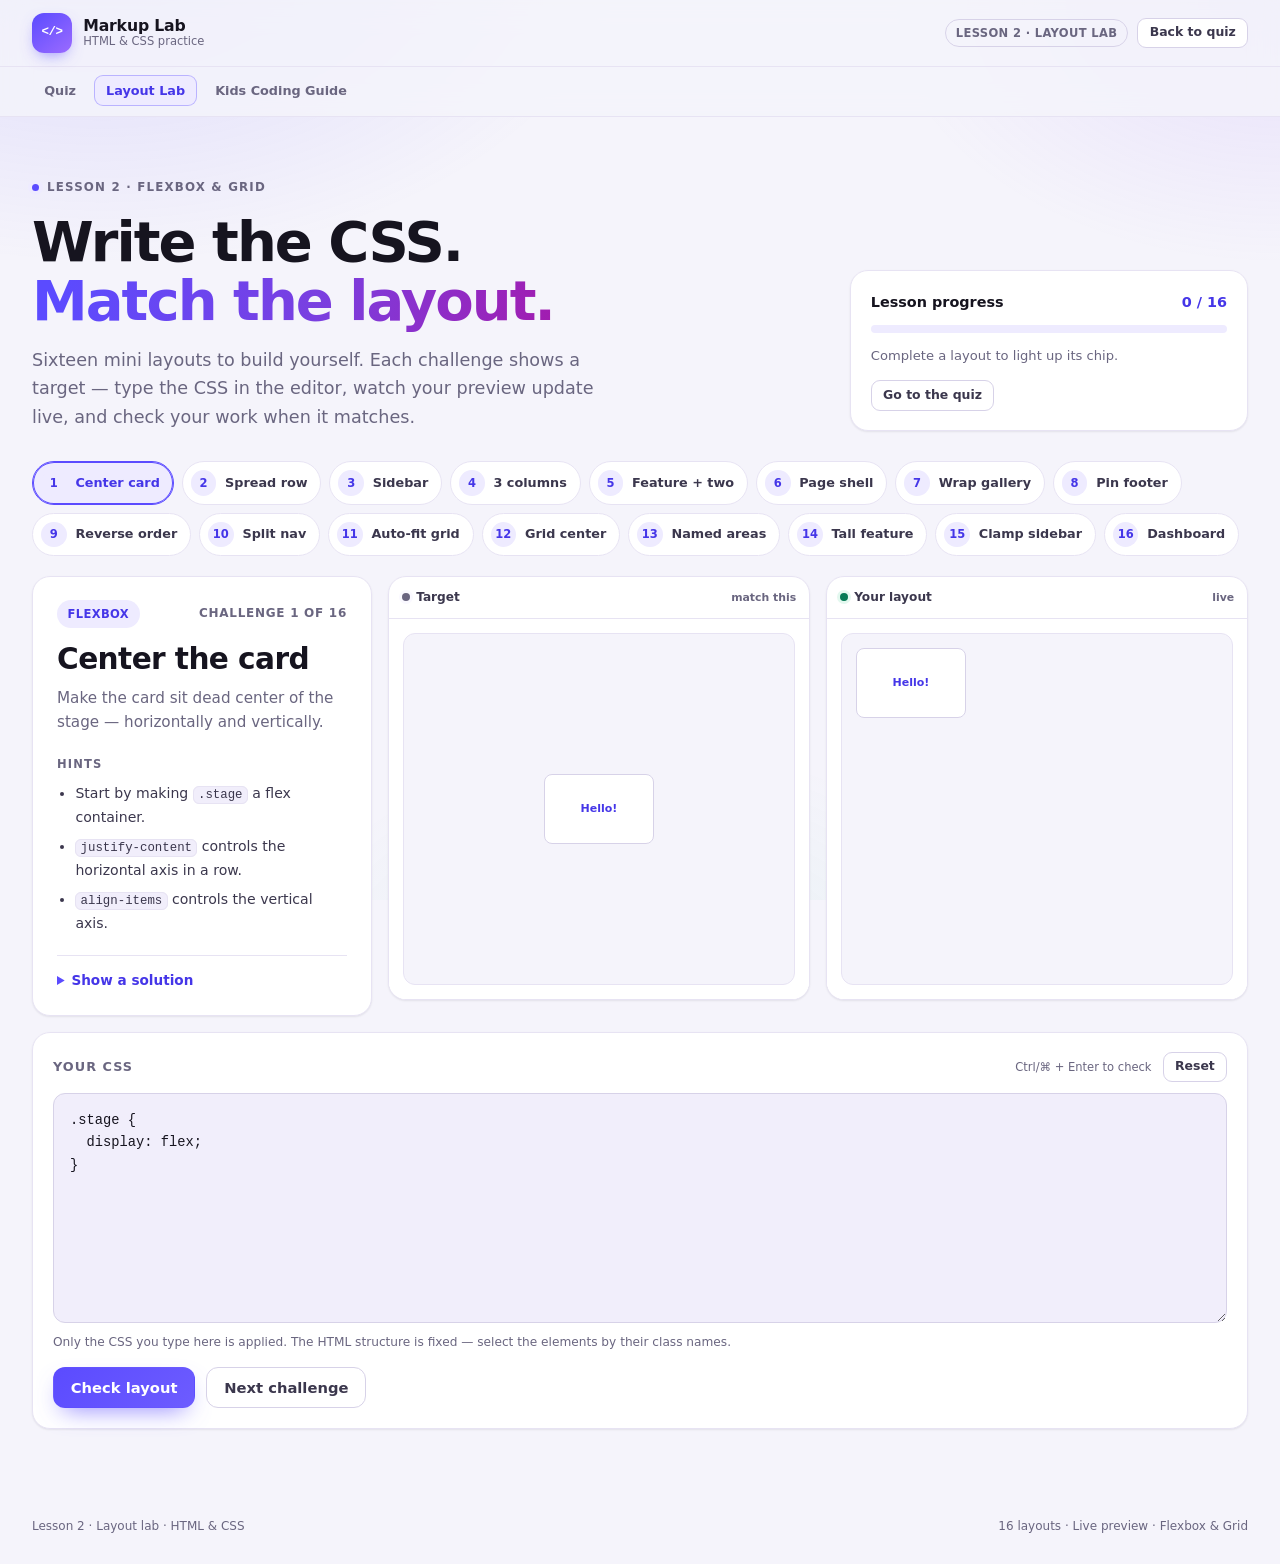
<file: lesson2.html>
<!doctype html>
<html lang="en">
<head>
  <meta charset="utf-8" />
  <meta name="viewport" content="width=device-width, initial-scale=1" />
  <title>Lesson 2 · Layout Lab · HTML &amp; CSS Practice</title>
  <meta name="description" content="A hands-on Flexbox and CSS Grid lesson. Match sixteen mini layouts by writing the CSS yourself, with a live preview and instant checks." />
  <meta name="theme-color" content="#f5f4fb" media="(prefers-color-scheme: light)" />
  <meta name="theme-color" content="#0c0b14" media="(prefers-color-scheme: dark)" />
  <link rel="icon" href="data:image/svg+xml,%3Csvg xmlns='http://www.w3.org/2000/svg' viewBox='0 0 64 64'%3E%3Crect width='64' height='64' rx='16' fill='%235b4bff'/%3E%3Cpath d='M22 20 12 32l10 12M42 20l10 12-10 12' fill='none' stroke='white' stroke-width='5' stroke-linecap='round' stroke-linejoin='round'/%3E%3C/svg%3E" />
  <link rel="stylesheet" href="css/styles.css" />
  <link rel="stylesheet" href="css/lesson2.css" />
</head>
<body>
  <a class="skip-link" href="#main">Skip to content</a>
  <div class="page-bg" aria-hidden="true"></div>

  <header class="topbar">
    <div class="topbar-inner">
      <a class="brand" href="index.html">
        <span class="brand-mark" aria-hidden="true">&lt;/&gt;</span>
        <span class="brand-text"><strong>Markup Lab</strong><span>HTML &amp; CSS practice</span></span>
      </a>
      <div class="topbar-right">
        <span class="pill pill-level">Lesson 2 · Layout lab</span>
        <a class="btn btn-ghost btn-sm" href="index.html">Back to quiz</a>
      </div>
    </div>
    <nav class="site-tabs" aria-label="Site sections">
      <div class="site-tabs-inner">
        <a class="site-tab" href="index.html">Quiz</a>
        <a class="site-tab" href="lesson2.html" aria-current="page">Layout Lab</a>
        <a class="site-tab" href="kids-guide.html">Kids Coding Guide</a>
      </div>
    </nav>
  </header>

  <main id="main" tabindex="-1">
    <section class="lesson-intro">
      <div class="lesson-intro-copy">
        <p class="eyebrow"><span class="dot" aria-hidden="true"></span> Lesson 2 · Flexbox &amp; Grid</p>
        <h1>Write the CSS.<br /><span class="grad">Match the layout.</span></h1>
        <p class="lede">
          Sixteen mini layouts to build yourself. Each challenge shows a target — type the CSS in the editor,
          watch your preview update live, and check your work when it matches.
        </p>
      </div>

      <aside class="card lesson-meter" aria-label="Lesson progress">
        <div class="meter-head">
          <strong>Lesson progress</strong>
          <span id="progress-count">0 / 16</span>
        </div>
        <div class="meter-track" aria-hidden="true"><span id="progress-fill"></span></div>
        <p id="progress-copy">Complete a layout to light up its chip.</p>
        <a class="btn btn-ghost btn-sm meter-link" href="index.html">Go to the quiz</a>
      </aside>
    </section>

    <nav class="challenge-tabs" id="challenge-tabs" aria-label="Challenges"></nav>

    <section class="challenge-shell" aria-labelledby="challenge-title">
      <div class="challenge-grid">
        <article class="card brief-card">
          <div class="brief-meta">
            <span class="pill" id="challenge-topic">Flexbox</span>
            <span class="brief-index" id="challenge-index">Challenge 1 of 16</span>
          </div>
          <h2 id="challenge-title" tabindex="-1"></h2>
          <p class="brief-goal" id="challenge-goal"></p>

          <h3 class="brief-subhead">Hints</h3>
          <ul class="hint-list" id="challenge-hints"></ul>

          <details class="solution-box" id="solution-box">
            <summary>Show a solution</summary>
            <pre class="solution-code"><code id="solution-code"></code></pre>
            <button class="btn btn-ghost btn-sm" id="btn-solution" type="button">Load solution into editor</button>
          </details>
        </article>

        <div class="preview-pair">
          <figure class="card preview-card">
            <figcaption>
              <span class="preview-dot preview-dot-target" aria-hidden="true"></span>
              <span>Target</span>
              <em>match this</em>
            </figcaption>
            <iframe id="target-frame" title="Target layout preview" sandbox="allow-same-origin"></iframe>
          </figure>

          <figure class="card preview-card">
            <figcaption>
              <span class="preview-dot preview-dot-live" aria-hidden="true"></span>
              <span>Your layout</span>
              <em id="live-status">live</em>
            </figcaption>
            <iframe id="live-frame" title="Your layout preview" sandbox="allow-same-origin"></iframe>
          </figure>
        </div>
      </div>

      <div class="card editor-card">
        <div class="editor-head">
          <label for="editor">Your CSS</label>
          <div class="editor-tools">
            <span class="editor-hint">Ctrl/⌘ + Enter to check</span>
            <button class="btn btn-ghost btn-sm" id="btn-reset" type="button">Reset</button>
          </div>
        </div>

        <textarea
          class="editor"
          id="editor"
          spellcheck="false"
          autocomplete="off"
          autocapitalize="off"
          aria-describedby="editor-help"
        ></textarea>
        <p class="editor-help" id="editor-help">
          Only the CSS you type here is applied. The HTML structure is fixed — select the elements by their class names.
        </p>

        <div class="editor-actions">
          <button class="btn btn-primary" id="btn-check" type="button">Check layout</button>
          <button class="btn btn-ghost" id="btn-next-challenge" type="button">Next challenge</button>
        </div>

        <div class="check-panel" id="check-panel" hidden>
          <p class="check-summary" id="check-summary"></p>
          <ul class="check-list" id="check-list" aria-live="polite"></ul>
        </div>
      </div>
    </section>

    <section class="card lesson-finish" id="lesson-finish" aria-labelledby="finish-title" hidden>
      <span class="finish-icon" aria-hidden="true">
        <svg viewBox="0 0 24 24" fill="none" stroke="currentColor" stroke-width="2" stroke-linecap="round" stroke-linejoin="round">
          <path d="M20 6 9 17l-5-5" />
        </svg>
      </span>
      <div>
        <h2 id="finish-title">Lesson 2 complete</h2>
        <p>You matched every layout in the lab. Those are the same patterns used for cards, sidebars, galleries and page shells.</p>
      </div>
      <div class="finish-actions">
        <a class="btn btn-primary" href="index.html">Take the quiz</a>
        <a class="btn btn-ghost" href="kids-guide.html">Kids coding guide</a>
        <button class="btn btn-ghost" id="btn-restart-lesson" type="button">Reset lesson</button>
      </div>
    </section>

    <noscript>
      <p class="noscript">Lesson 2 needs JavaScript enabled for the live preview and layout checks. Please enable it and reload the page.</p>
    </noscript>
  </main>

  <footer class="site-footer">
    <p>Lesson 2 · Layout lab · HTML &amp; CSS</p>
    <p class="footer-meta">16 layouts · Live preview · Flexbox &amp; Grid</p>
  </footer>

  <div class="sr-only" id="live-region" role="status" aria-live="polite"></div>

  <script src="js/lesson2.js" defer></script>
</body>
</html>
</file>
<file: css/styles.css>
/* ============================================================
   Markup Lab — HTML & CSS intermediate quiz
   ============================================================ */

:root {
  color-scheme: light dark;

  --bg: #f5f4fb;
  --surface: #ffffff;
  --surface-2: #faf9ff;
  --ink: #16141f;
  --ink-2: #3b374d;
  --muted: #6a6680;
  --line: #e7e3f3;
  --line-strong: #d7d2e8;

  --accent: #5b4bff;
  --accent-strong: #4536e8;
  --accent-soft: #eeebff;
  --violet: #9b6bff;
  --btn-bg: #5b4bff;
  --btn-bg-2: #6d5cff;

  --ok: #067a55;
  --ok-soft: #e3f8ef;
  --bad: #c22b30;
  --bad-soft: #fdecec;
  --warn: #8f5b00;
  --warn-soft: #fff5e0;

  --code-bg: #f1eefb;
  --topbar-bg: rgba(245, 244, 251, 0.82);

  --shadow-sm: 0 1px 2px rgba(22, 20, 31, 0.05), 0 1px 3px rgba(22, 20, 31, 0.04);
  --shadow: 0 18px 44px -20px rgba(40, 30, 90, 0.28), 0 2px 8px rgba(40, 30, 90, 0.05);

  --radius: 18px;
  --radius-sm: 12px;

  --font: ui-sans-serif, system-ui, -apple-system, "Segoe UI", Roboto, Helvetica, Arial, sans-serif;
  --mono: ui-monospace, "SF Mono", "Cascadia Code", Menlo, Consolas, monospace;
}

@media (prefers-color-scheme: dark) {
  :root {
    --bg: #0c0b14;
    --surface: #15131f;
    --surface-2: #1b1929;
    --ink: #f4f2ff;
    --ink-2: #d6d2e6;
    --muted: #9d98b5;
    --line: #29263a;
    --line-strong: #3a3650;

    --accent: #8b7bff;
    --accent-strong: #b3a8ff;
    --accent-soft: #221f3d;
    --violet: #b18cff;

    --ok: #34d399;
    --ok-soft: #102a22;
    --bad: #ff6b70;
    --bad-soft: #2c1417;
    --warn: #fbbf24;
    --warn-soft: #2a2110;

    --code-bg: #1d1a2e;
    --topbar-bg: rgba(12, 11, 20, 0.8);

    --shadow-sm: 0 1px 2px rgba(0, 0, 0, 0.35);
    --shadow: 0 18px 44px -18px rgba(0, 0, 0, 0.75);
  }
}

*,
*::before,
*::after {
  box-sizing: border-box;
}

html {
  -webkit-text-size-adjust: 100%;
  scroll-behavior: smooth;
}

body {
  margin: 0;
  min-height: 100vh;
  display: flex;
  flex-direction: column;
  font-family: var(--font);
  font-size: 16px;
  line-height: 1.6;
  color: var(--ink);
  background: var(--bg);
  -webkit-font-smoothing: antialiased;
}

main {
  flex: 1;
  width: 100%;
  max-width: 1120px;
  margin: 0 auto;
  padding: clamp(1.5rem, 4vw, 3rem) clamp(1rem, 3vw, 2rem) 4rem;
  outline: none;
}

[hidden] {
  display: none !important;
}

img,
svg {
  display: block;
}

button,
input {
  font: inherit;
  color: inherit;
}

h1,
h2,
h3,
p {
  margin-top: 0;
}

code {
  font-family: var(--mono);
  font-size: 0.88em;
  background: var(--code-bg);
  border: 1px solid var(--line);
  border-radius: 6px;
  padding: 0.08em 0.34em;
  overflow-wrap: anywhere;
}

kbd {
  display: inline-block;
  min-width: 1.4rem;
  padding: 0.05rem 0.32rem;
  border: 1px solid var(--line-strong);
  border-bottom-width: 2px;
  border-radius: 5px;
  background: var(--surface-2);
  font-family: var(--mono);
  font-size: 0.78em;
  line-height: 1.35;
  text-align: center;
  color: var(--ink-2);
}

::selection {
  background: var(--accent);
  color: #fff;
}

:focus-visible {
  outline: 2px solid var(--accent);
  outline-offset: 2px;
}

.icon {
  width: 1.1em;
  height: 1.1em;
  flex: none;
}

.sr-only {
  position: absolute !important;
  width: 1px;
  height: 1px;
  padding: 0;
  margin: -1px;
  overflow: hidden;
  clip: rect(0 0 0 0);
  white-space: nowrap;
  border: 0;
}

.skip-link {
  position: fixed;
  top: 0.75rem;
  left: 0.75rem;
  z-index: 100;
  padding: 0.6rem 0.9rem;
  border-radius: 10px;
  background: var(--ink);
  color: var(--bg);
  font-weight: 600;
  text-decoration: none;
  transform: translateY(-160%);
  transition: transform 0.18s ease;
}

.skip-link:focus {
  transform: translateY(0);
}

/* ---------- Background & top bar ---------- */

.page-bg {
  position: fixed;
  inset: 0;
  z-index: -1;
  pointer-events: none;
  background:
    radial-gradient(55rem 35rem at 8% -8%, rgba(91, 75, 255, 0.16), transparent 60%),
    radial-gradient(45rem 30rem at 100% 0%, rgba(155, 107, 255, 0.14), transparent 55%),
    radial-gradient(40rem 28rem at 50% 112%, rgba(52, 211, 153, 0.08), transparent 60%);
}

.topbar {
  position: sticky;
  top: 0;
  z-index: 20;
  background: var(--topbar-bg);
  backdrop-filter: blur(14px);
  -webkit-backdrop-filter: blur(14px);
  border-bottom: 1px solid var(--line);
}

.topbar-inner {
  width: 100%;
  max-width: 1120px;
  margin: 0 auto;
  padding: 0.8rem clamp(1rem, 3vw, 2rem);
  display: flex;
  align-items: center;
  justify-content: space-between;
  gap: 1rem;
}

.brand {
  display: inline-flex;
  align-items: center;
  gap: 0.7rem;
  text-decoration: none;
  color: var(--ink);
}

.brand-mark {
  display: grid;
  place-items: center;
  width: 40px;
  height: 40px;
  border-radius: 12px;
  background: linear-gradient(140deg, var(--btn-bg), var(--violet));
  color: #fff;
  font-family: var(--mono);
  font-size: 0.78rem;
  font-weight: 700;
  letter-spacing: -0.04em;
  box-shadow: 0 6px 16px -6px rgba(91, 75, 255, 0.7);
}

.brand-text {
  display: grid;
  line-height: 1.15;
}

.brand-text strong {
  font-size: 0.98rem;
  font-weight: 700;
  letter-spacing: -0.01em;
}

.brand-text span {
  font-size: 0.72rem;
  color: var(--muted);
}

.topbar-right {
  display: flex;
  align-items: center;
  gap: 0.6rem;
}

/* ---------- Site tabs ---------- */

.site-tabs {
  border-top: 1px solid var(--line);
}

.site-tabs-inner {
  display: flex;
  gap: 0.35rem;
  width: 100%;
  max-width: 1120px;
  margin: 0 auto;
  padding: 0.55rem clamp(1rem, 3vw, 2rem) 0.6rem;
  overflow-x: auto;
  scrollbar-width: thin;
}

.site-tab {
  display: inline-flex;
  align-items: center;
  gap: 0.4rem;
  flex: none;
  padding: 0.42rem 0.7rem;
  border: 1px solid transparent;
  border-radius: 9px;
  color: var(--muted);
  font-size: 0.8rem;
  font-weight: 700;
  line-height: 1.2;
  text-decoration: none;
  white-space: nowrap;
  transition: background 0.15s ease, color 0.15s ease, border-color 0.15s ease;
}

.site-tab:hover {
  background: var(--surface-2);
  color: var(--ink-2);
}

.site-tab[aria-current="page"] {
  background: var(--accent-soft);
  border-color: color-mix(in srgb, var(--accent) 35%, transparent);
  color: var(--accent-strong);
}

.site-tab .icon {
  width: 0.95rem;
  height: 0.95rem;
}

.pill {
  display: inline-flex;
  align-items: center;
  gap: 0.3rem;
  padding: 0.24rem 0.6rem;
  border-radius: 999px;
  background: var(--accent-soft);
  color: var(--accent-strong);
  border: 1px solid transparent;
  font-size: 0.72rem;
  font-weight: 700;
  letter-spacing: 0.03em;
  text-transform: uppercase;
  white-space: nowrap;
}

.pill-level {
  background: transparent;
  border-color: var(--line-strong);
  color: var(--muted);
}

.timer {
  display: flex;
  align-items: center;
  gap: 0.4rem;
  padding: 0.38rem 0.75rem;
  border-radius: 999px;
  border: 1px solid var(--line);
  background: var(--surface);
  box-shadow: var(--shadow-sm);
  font-weight: 700;
  font-variant-numeric: tabular-nums;
  letter-spacing: 0.01em;
  font-size: 0.92rem;
}

.timer .icon {
  width: 1rem;
  height: 1rem;
  color: var(--muted);
}

.timer.is-warning {
  color: var(--warn);
  background: var(--warn-soft);
  border-color: color-mix(in srgb, var(--warn) 35%, transparent);
}

.timer.is-warning .icon {
  color: var(--warn);
}

.timer.is-danger {
  color: var(--bad);
  background: var(--bad-soft);
  border-color: color-mix(in srgb, var(--bad) 35%, transparent);
  animation: timer-pulse 1.4s ease-in-out infinite;
}

.timer.is-danger .icon {
  color: var(--bad);
}

/* ---------- Buttons ---------- */

.btn {
  display: inline-flex;
  align-items: center;
  justify-content: center;
  gap: 0.45rem;
  padding: 0.68rem 1.05rem;
  border: 1px solid transparent;
  border-radius: var(--radius-sm);
  background: transparent;
  font-size: 0.92rem;
  font-weight: 650;
  line-height: 1.2;
  text-decoration: none;
  cursor: pointer;
  transition: transform 0.15s ease, box-shadow 0.15s ease, background 0.15s ease,
    border-color 0.15s ease, color 0.15s ease;
}

.btn:disabled {
  opacity: 0.4;
  cursor: not-allowed;
  transform: none !important;
  box-shadow: none !important;
}

.btn-primary {
  background: linear-gradient(135deg, var(--btn-bg), var(--btn-bg-2));
  color: #fff;
  box-shadow: 0 10px 24px -10px rgba(91, 75, 255, 0.75);
}

.btn-primary:hover:not(:disabled) {
  transform: translateY(-1px);
  box-shadow: 0 14px 28px -10px rgba(91, 75, 255, 0.85);
}

.btn-ghost {
  background: var(--surface);
  border-color: var(--line-strong);
  color: var(--ink-2);
}

.btn-ghost:hover:not(:disabled) {
  background: var(--surface-2);
  border-color: var(--muted);
}

.btn-lg {
  padding: 0.92rem 1.4rem;
  font-size: 1rem;
  border-radius: 14px;
}

.btn-submit {
  width: 100%;
  margin-top: 1.1rem;
  background: var(--ink);
  color: var(--bg);
}

.btn-submit:hover {
  transform: translateY(-1px);
  box-shadow: var(--shadow-sm);
}

/* ---------- Shared pieces ---------- */

.card {
  background: var(--surface);
  border: 1px solid var(--line);
  border-radius: var(--radius);
  box-shadow: var(--shadow-sm);
}

.eyebrow {
  display: inline-flex;
  align-items: center;
  gap: 0.5rem;
  margin: 0 0 1rem;
  font-size: 0.74rem;
  font-weight: 700;
  letter-spacing: 0.1em;
  text-transform: uppercase;
  color: var(--muted);
}

.eyebrow .dot {
  width: 7px;
  height: 7px;
  border-radius: 50%;
  background: var(--accent);
  box-shadow: 0 0 0 4px var(--accent-soft);
}

.screen {
  animation: rise 0.35s ease both;
}

h1 {
  font-size: clamp(2.25rem, 5vw, 3.5rem);
  line-height: 1.05;
  letter-spacing: -0.035em;
  font-weight: 800;
  margin-bottom: 1rem;
}

.grad {
  background: linear-gradient(100deg, #5b4bff 5%, #7a3fe0 55%, #a21caf 100%);
  -webkit-background-clip: text;
  background-clip: text;
  color: transparent;
}

@media (prefers-color-scheme: dark) {
  .grad {
    background: linear-gradient(100deg, var(--accent) 5%, var(--violet) 55%, #e879f9 100%);
    -webkit-background-clip: text;
    background-clip: text;
  }
}

.lede {
  max-width: 36rem;
  margin-bottom: 1.75rem;
  color: var(--muted);
  font-size: clamp(1rem, 1.5vw, 1.1rem);
}

/* ---------- Start screen ---------- */

.start-grid {
  display: grid;
  grid-template-columns: minmax(0, 1.25fr) minmax(0, 0.85fr);
  gap: clamp(1.5rem, 4vw, 3.5rem);
  align-items: start;
  padding-top: 0.75rem;
}

.hero-actions {
  display: flex;
  flex-wrap: wrap;
  align-items: center;
  gap: 0.9rem 1.1rem;
}

.hero-note {
  font-size: 0.8rem;
  color: var(--muted);
}

.resume-card {
  display: flex;
  flex-wrap: wrap;
  align-items: center;
  justify-content: space-between;
  gap: 0.9rem 1.25rem;
  margin-top: 1.4rem;
  padding: 1rem 1.15rem;
  border: 1px dashed color-mix(in srgb, var(--accent) 55%, transparent);
  border-radius: 14px;
  background: var(--accent-soft);
}

.resume-copy strong {
  display: block;
  font-size: 0.95rem;
  margin-bottom: 0.1rem;
}

.resume-copy p {
  margin: 0;
  font-size: 0.86rem;
  color: var(--ink-2);
}

.resume-copy p strong {
  display: inline;
  font-size: inherit;
  color: var(--accent-strong);
  font-variant-numeric: tabular-nums;
}

.resume-actions {
  display: flex;
  flex-wrap: wrap;
  gap: 0.5rem;
}

.resume-actions .btn {
  padding: 0.55rem 0.9rem;
  font-size: 0.85rem;
}

.facts {
  display: grid;
  grid-template-columns: repeat(4, 1fr);
  gap: 0.75rem;
  margin: 2.5rem 0 0;
  padding: 1.4rem 0 0;
  border-top: 1px solid var(--line);
  list-style: none;
}

.facts li {
  display: grid;
  gap: 0.1rem;
}

.facts li + li {
  padding-left: 1.1rem;
  border-left: 1px solid var(--line);
}

.facts strong {
  font-size: 1.45rem;
  font-weight: 800;
  letter-spacing: -0.03em;
  line-height: 1.2;
}

.facts span {
  font-size: 0.72rem;
  font-weight: 600;
  letter-spacing: 0.06em;
  text-transform: uppercase;
  color: var(--muted);
}

.start-aside {
  display: grid;
  gap: 1rem;
}

.topics-card,
.tip-card {
  padding: 1.4rem;
}

.topics-card h2 {
  margin-bottom: 0.9rem;
  font-size: 0.78rem;
  font-weight: 700;
  letter-spacing: 0.09em;
  text-transform: uppercase;
  color: var(--muted);
}

.topic-list {
  display: grid;
  gap: 0.15rem;
  margin: 0;
  padding: 0;
  list-style: none;
}

.topic-item {
  display: flex;
  align-items: center;
  gap: 0.8rem;
  padding: 0.55rem 0.45rem;
  border-radius: 10px;
}

.topic-item:hover {
  background: var(--surface-2);
}

.topic-icon {
  display: grid;
  place-items: center;
  flex: none;
  width: 38px;
  height: 38px;
  border-radius: 10px;
  background: var(--accent-soft);
  color: var(--accent-strong);
}

.topic-icon svg {
  width: 18px;
  height: 18px;
}

.topic-copy {
  display: grid;
  line-height: 1.3;
  min-width: 0;
}

.topic-copy strong {
  font-size: 0.9rem;
  font-weight: 650;
}

.topic-copy span {
  font-size: 0.76rem;
  color: var(--muted);
}

.topic-count {
  margin-left: auto;
  flex: none;
  padding: 0.05rem 0.5rem;
  border: 1px solid var(--line);
  border-radius: 999px;
  background: var(--surface-2);
  color: var(--muted);
  font-size: 0.74rem;
  font-weight: 700;
  font-variant-numeric: tabular-nums;
}

.tip-card {
  background: linear-gradient(160deg, var(--surface-2), var(--surface) 70%);
}

.tip-card h3 {
  margin-bottom: 0.8rem;
  font-size: 0.78rem;
  font-weight: 700;
  letter-spacing: 0.09em;
  text-transform: uppercase;
  color: var(--muted);
}

.checklist {
  display: grid;
  gap: 0.65rem;
  margin: 0;
  padding: 0;
  list-style: none;
}

.checklist li {
  position: relative;
  padding-left: 1.35rem;
  font-size: 0.85rem;
  color: var(--ink-2);
  line-height: 1.5;
}

.checklist li::before {
  content: "✓";
  position: absolute;
  left: 0;
  top: 0;
  color: var(--accent);
  font-weight: 800;
}

/* ---------- Quiz screen ---------- */

.quiz-layout {
  display: grid;
  grid-template-columns: minmax(0, 1fr) 286px;
  gap: 1.25rem;
  align-items: start;
}

.quiz-side {
  position: sticky;
  top: 82px;
}

.quiz-card {
  padding: clamp(1.25rem, 3vw, 2.25rem);
}

.quiz-meta {
  display: flex;
  align-items: center;
  justify-content: space-between;
  gap: 1rem;
}

.quiz-meta-left {
  display: flex;
  align-items: center;
  gap: 0.65rem;
  min-width: 0;
}

.q-count {
  font-size: 0.82rem;
  color: var(--muted);
  white-space: nowrap;
}

.flag-btn {
  display: inline-flex;
  align-items: center;
  gap: 0.35rem;
  padding: 0.38rem 0.7rem;
  border: 1px solid var(--line);
  border-radius: 999px;
  background: var(--surface);
  color: var(--muted);
  font-size: 0.8rem;
  font-weight: 650;
  cursor: pointer;
  transition: color 0.15s ease, background 0.15s ease, border-color 0.15s ease;
}

.flag-btn:hover {
  border-color: var(--line-strong);
  color: var(--ink-2);
}

.flag-btn.is-active {
  color: var(--warn);
  background: var(--warn-soft);
  border-color: color-mix(in srgb, var(--warn) 35%, transparent);
}

.flag-btn .icon {
  width: 0.95rem;
  height: 0.95rem;
}

.progress {
  height: 7px;
  margin-top: 1.2rem;
  border-radius: 999px;
  background: var(--line);
  overflow: hidden;
}

.progress span {
  display: block;
  width: 0%;
  height: 100%;
  border-radius: inherit;
  background: linear-gradient(90deg, var(--accent), var(--violet));
  transition: width 0.3s ease;
}

.progress-labels {
  display: flex;
  align-items: center;
  justify-content: space-between;
  gap: 1rem;
  margin-top: 0.4rem;
  font-size: 0.74rem;
  color: var(--muted);
  font-variant-numeric: tabular-nums;
}

.question-text {
  margin: 1.5rem 0 0;
  font-size: clamp(1.15rem, 2.2vw, 1.45rem);
  font-weight: 650;
  line-height: 1.45;
  letter-spacing: -0.015em;
  outline: none;
  text-wrap: pretty;
}

.question-text code {
  font-size: 0.86em;
}

.options {
  display: grid;
  gap: 0.6rem;
  margin: 1.4rem 0 1.8rem;
}

.option {
  position: relative;
  display: flex;
  align-items: flex-start;
  gap: 0.85rem;
  padding: 0.9rem 1rem;
  border: 1px solid var(--line);
  border-radius: 14px;
  background: var(--surface);
  cursor: pointer;
  transition: border-color 0.15s ease, background 0.15s ease, transform 0.15s ease;
}

.option:hover {
  border-color: var(--line-strong);
  background: var(--surface-2);
}

.option input {
  position: absolute;
  width: 1px;
  height: 1px;
  opacity: 0;
  pointer-events: none;
}

.option:has(input:focus-visible) {
  outline: 2px solid var(--accent);
  outline-offset: 2px;
}

.option-letter {
  display: grid;
  place-items: center;
  flex: none;
  width: 1.9rem;
  height: 1.9rem;
  border-radius: 9px;
  border: 1px solid var(--line);
  background: var(--surface-2);
  color: var(--muted);
  font-size: 0.78rem;
  font-weight: 800;
  line-height: 1;
  transition: background 0.15s ease, color 0.15s ease, border-color 0.15s ease;
}

.option-text {
  padding-top: 0.2rem;
  font-size: 0.94rem;
  line-height: 1.5;
  color: var(--ink-2);
  overflow-wrap: anywhere;
}

.option.is-selected {
  border-color: var(--accent);
  background: var(--accent-soft);
  box-shadow: 0 0 0 1px var(--accent);
}

.option.is-selected .option-letter {
  background: var(--accent);
  border-color: var(--accent);
  color: #fff;
}

.option.is-selected .option-text {
  color: var(--ink);
}

.quiz-nav {
  display: flex;
  flex-wrap: wrap;
  align-items: center;
  justify-content: space-between;
  gap: 0.75rem;
  padding-top: 1.25rem;
  border-top: 1px solid var(--line);
}

.autosave {
  display: inline-flex;
  align-items: center;
  gap: 0.3rem;
  font-size: 0.75rem;
  color: var(--muted);
}

.autosave .icon {
  width: 0.9rem;
  height: 0.9rem;
  color: var(--ok);
}

.autosave.is-flashing {
  animation: saved 0.9s ease;
}

.keyboard-hint {
  margin: 0.9rem 0 0;
  text-align: center;
  font-size: 0.76rem;
  color: var(--muted);
}

.palette-card {
  padding: 1.2rem;
}

.palette-head {
  display: flex;
  align-items: center;
  justify-content: space-between;
  gap: 0.5rem;
}

.palette-head h2 {
  margin: 0;
  font-size: 0.78rem;
  font-weight: 700;
  letter-spacing: 0.09em;
  text-transform: uppercase;
  color: var(--muted);
}

.palette-head .pill {
  font-size: 0.7rem;
  letter-spacing: 0;
  text-transform: none;
}

.palette {
  display: grid;
  grid-template-columns: repeat(auto-fill, minmax(36px, 1fr));
  gap: 0.38rem;
  margin: 0.9rem 0;
}

.palette-btn {
  position: relative;
  aspect-ratio: 1;
  display: grid;
  place-items: center;
  padding: 0;
  border: 1px solid var(--line);
  border-radius: 9px;
  background: var(--surface);
  color: var(--ink-2);
  font-size: 0.78rem;
  font-weight: 650;
  font-variant-numeric: tabular-nums;
  cursor: pointer;
  transition: background 0.12s ease, border-color 0.12s ease, color 0.12s ease;
}

.palette-btn:hover {
  border-color: var(--line-strong);
  background: var(--surface-2);
}

.palette-btn.is-answered {
  background: var(--accent-soft);
  border-color: transparent;
  color: var(--accent-strong);
  font-weight: 750;
}

.palette-btn.is-current {
  background: var(--accent);
  border-color: var(--accent);
  color: #fff;
  box-shadow: 0 5px 12px -5px rgba(91, 75, 255, 0.7);
}

.palette-btn.is-flagged::after {
  content: "";
  position: absolute;
  top: 3px;
  right: 3px;
  width: 5px;
  height: 5px;
  border-radius: 50%;
  background: var(--warn);
}

.palette-btn.is-current.is-flagged::after {
  background: #fff;
}

.palette-legend {
  display: flex;
  flex-wrap: wrap;
  gap: 0.35rem 0.8rem;
  font-size: 0.68rem;
  color: var(--muted);
}

.palette-legend span {
  display: inline-flex;
  align-items: center;
  gap: 0.3rem;
}

.palette-legend i {
  width: 7px;
  height: 7px;
  border-radius: 50%;
}

.dot-current {
  background: var(--accent);
}

.dot-answered {
  background: var(--accent-soft);
  border: 1px solid var(--accent);
}

.dot-flagged {
  background: var(--warn);
}

/* ---------- Results ---------- */

.result-hero {
  display: grid;
  grid-template-columns: 200px minmax(0, 1fr);
  gap: clamp(1.5rem, 4vw, 3rem);
  align-items: center;
  padding: clamp(1.5rem, 4vw, 2.5rem);
}

.score-ring {
  --p: 0;
  --ring-color: var(--accent);
  position: relative;
  width: 100%;
  max-width: 200px;
  aspect-ratio: 1;
  margin-inline: auto;
  display: grid;
  place-items: center;
  border-radius: 50%;
  background: conic-gradient(from -90deg, var(--ring-color) calc(var(--p) * 1%), var(--line) 0);
  transition: background 0.6s ease;
}

.score-ring::before {
  content: "";
  position: absolute;
  inset: 13px;
  border-radius: 50%;
  background: var(--surface);
  box-shadow: inset 0 0 0 1px var(--line);
}

.score-ring > div {
  position: relative;
  display: grid;
  justify-items: center;
}

.score-ring.is-pass {
  --ring-color: var(--ok);
}

#score-percent {
  font-size: 2.6rem;
  font-weight: 800;
  letter-spacing: -0.045em;
  line-height: 1;
}

#score-fraction {
  margin-top: 0.4rem;
  font-size: 0.68rem;
  font-weight: 600;
  letter-spacing: 0.07em;
  text-transform: uppercase;
  color: var(--muted);
}

.result-copy h1 {
  font-size: clamp(1.9rem, 3.6vw, 2.5rem);
  margin-bottom: 0.6rem;
}

.result-copy .lede {
  margin-bottom: 1.4rem;
}

.result-stats {
  display: grid;
  grid-template-columns: repeat(4, minmax(0, 1fr));
  gap: 0.6rem;
}

.result-stats > div {
  padding: 0.65rem 0.8rem;
  border: 1px solid var(--line);
  border-radius: 12px;
  background: var(--surface-2);
}

.result-stats strong {
  display: block;
  font-size: 1.2rem;
  font-weight: 800;
  letter-spacing: -0.02em;
  line-height: 1.25;
  font-variant-numeric: tabular-nums;
}

.result-stats span {
  font-size: 0.7rem;
  font-weight: 600;
  letter-spacing: 0.04em;
  text-transform: uppercase;
  color: var(--muted);
}

.result-actions {
  display: flex;
  flex-wrap: wrap;
  gap: 0.6rem;
  margin-top: 1.4rem;
}

.breakdown-card {
  margin-top: 1.25rem;
  padding: clamp(1.25rem, 3vw, 1.75rem);
}

.breakdown-card h2 {
  margin-bottom: 0.6rem;
  font-size: 0.78rem;
  font-weight: 700;
  letter-spacing: 0.09em;
  text-transform: uppercase;
  color: var(--muted);
}

.breakdown-row {
  display: grid;
  grid-template-columns: minmax(0, 1.1fr) minmax(0, 2fr) 3.2rem;
  align-items: center;
  gap: 1rem;
  padding: 0.7rem 0;
  border-bottom: 1px solid var(--line);
}

.breakdown-row:last-child {
  border-bottom: 0;
  padding-bottom: 0;
}

.breakdown-label {
  display: grid;
  line-height: 1.3;
}

.breakdown-label strong {
  font-size: 0.88rem;
  font-weight: 650;
}

.breakdown-label span {
  font-size: 0.74rem;
  color: var(--muted);
}

.bar {
  height: 8px;
  border-radius: 999px;
  background: var(--line);
  overflow: hidden;
}

.bar span {
  display: block;
  height: 100%;
  border-radius: inherit;
  background: linear-gradient(90deg, var(--accent), var(--violet));
  transition: width 0.5s ease;
}

.breakdown-pct {
  text-align: right;
  font-size: 0.85rem;
  font-weight: 750;
  font-variant-numeric: tabular-nums;
}

.review-head {
  display: flex;
  flex-wrap: wrap;
  align-items: center;
  justify-content: space-between;
  gap: 0.8rem;
  margin: 2.25rem 0 1rem;
  scroll-margin-top: 120px;
}

.review-head h2 {
  margin: 0;
  font-size: 1.3rem;
  letter-spacing: -0.02em;
}

.filter-tabs {
  display: inline-flex;
  gap: 0.2rem;
  padding: 0.25rem;
  border: 1px solid var(--line);
  border-radius: 999px;
  background: var(--surface);
}

.filter-tabs button {
  padding: 0.36rem 0.8rem;
  border: 0;
  border-radius: 999px;
  background: transparent;
  color: var(--muted);
  font-size: 0.78rem;
  font-weight: 650;
  cursor: pointer;
  transition: background 0.15s ease, color 0.15s ease;
}

.filter-tabs button:hover {
  color: var(--ink);
}

.filter-tabs button[aria-pressed="true"] {
  background: var(--accent-soft);
  color: var(--accent-strong);
}

.review-list {
  display: grid;
  gap: 0.75rem;
}

.review-item {
  padding: 1.1rem 1.25rem;
  border: 1px solid var(--line);
  border-left: 3px solid var(--line-strong);
  border-radius: 14px;
  background: var(--surface);
}

.review-item.is-correct {
  border-left-color: var(--ok);
}

.review-item.is-incorrect {
  border-left-color: var(--bad);
}

.review-item.is-unanswered {
  border-left-color: var(--warn);
}

.review-top {
  display: flex;
  flex-wrap: wrap;
  align-items: center;
  gap: 0.5rem;
  margin-bottom: 0.35rem;
}

.review-num {
  font-family: var(--mono);
  font-size: 0.72rem;
  color: var(--muted);
}

.review-top .pill {
  font-size: 0.64rem;
  padding: 0.15rem 0.45rem;
}

.review-status {
  margin-left: auto;
  font-size: 0.68rem;
  font-weight: 750;
  letter-spacing: 0.06em;
  text-transform: uppercase;
}

.is-correct .review-status {
  color: var(--ok);
}

.is-incorrect .review-status {
  color: var(--bad);
}

.is-unanswered .review-status {
  color: var(--warn);
}

.review-item h3 {
  margin: 0.15rem 0 0.7rem;
  font-size: 0.98rem;
  font-weight: 600;
  line-height: 1.5;
}

.review-answer {
  margin: 0.2rem 0;
  font-size: 0.87rem;
  color: var(--ink-2);
  line-height: 1.55;
  overflow-wrap: anywhere;
}

.review-label {
  display: inline-block;
  margin-right: 0.35rem;
  font-size: 0.66rem;
  font-weight: 750;
  letter-spacing: 0.06em;
  text-transform: uppercase;
  color: var(--muted);
}

.review-answer.is-correct-answer .review-label {
  color: var(--ok);
}

.review-explanation {
  margin: 0.75rem 0 0;
  padding-top: 0.7rem;
  border-top: 1px dashed var(--line);
  font-size: 0.85rem;
  color: var(--muted);
  line-height: 1.6;
}

.review-empty {
  padding: 1.75rem;
  border: 1px dashed var(--line-strong);
  border-radius: 14px;
  text-align: center;
  color: var(--muted);
  font-size: 0.9rem;
  background: var(--surface);
}

/* ---------- Dialog ---------- */

.dialog {
  width: calc(100% - 2rem);
  max-width: 440px;
  padding: 0;
  border: 0;
  border-radius: 20px;
  background: var(--surface);
  color: var(--ink);
  box-shadow: 0 30px 70px -20px rgba(10, 8, 30, 0.55);
}

.dialog::backdrop {
  background: rgba(14, 10, 32, 0.55);
  backdrop-filter: blur(3px);
}

.dialog form {
  padding: 1.6rem;
}

.dialog h2 {
  margin-bottom: 0.5rem;
  font-size: 1.25rem;
  letter-spacing: -0.02em;
}

.dialog p {
  margin-bottom: 1.4rem;
  font-size: 0.92rem;
  color: var(--muted);
  line-height: 1.6;
}

.dialog-actions {
  display: flex;
  flex-wrap: wrap;
  justify-content: flex-end;
  gap: 0.55rem;
}

/* ---------- Footer ---------- */

.site-footer {
  width: 100%;
  max-width: 1120px;
  margin: 0 auto;
  padding: 1.5rem clamp(1rem, 3vw, 2rem) 2rem;
  display: flex;
  flex-wrap: wrap;
  justify-content: space-between;
  gap: 0.4rem 1rem;
  font-size: 0.75rem;
  color: var(--muted);
}

.site-footer p {
  margin: 0;
}

.noscript {
  padding: 1rem 1.2rem;
  border: 1px solid var(--bad);
  border-radius: 12px;
  background: var(--bad-soft);
  color: var(--bad);
}

/* ---------- Motion ---------- */

@keyframes rise {
  from {
    opacity: 0;
    transform: translateY(8px);
  }
  to {
    opacity: 1;
    transform: translateY(0);
  }
}

@keyframes timer-pulse {
  0%,
  100% {
    opacity: 1;
  }
  50% {
    opacity: 0.6;
  }
}

@keyframes saved {
  0% {
    opacity: 0.35;
    color: var(--accent-strong);
  }
  30% {
    opacity: 1;
  }
  100% {
    opacity: 1;
    color: var(--muted);
  }
}

/* ---------- Responsive ---------- */

@media (max-width: 980px) {
  .start-grid {
    grid-template-columns: minmax(0, 1fr);
  }

  .start-aside {
    grid-template-columns: repeat(2, minmax(0, 1fr));
    align-items: start;
  }

  .quiz-layout {
    grid-template-columns: minmax(0, 1fr);
  }

  .quiz-side {
    position: static;
  }

  .result-hero {
    grid-template-columns: 160px minmax(0, 1fr);
  }

  .score-ring {
    max-width: 160px;
  }
}

@media (max-width: 720px) {
  .pill-level {
    display: none;
  }

  .start-aside {
    grid-template-columns: minmax(0, 1fr);
  }

  .result-hero {
    grid-template-columns: minmax(0, 1fr);
    text-align: left;
  }

  .score-ring {
    max-width: 150px;
    margin-inline: 0;
  }

  .result-stats {
    grid-template-columns: repeat(2, minmax(0, 1fr));
  }

  .breakdown-row {
    grid-template-columns: minmax(0, 1fr) 3.2rem;
    gap: 0.35rem 0.75rem;
  }

  .breakdown-row .bar {
    grid-column: 1 / -1;
    grid-row: 2;
  }

  .breakdown-pct {
    grid-column: 2;
    grid-row: 1;
  }

  .review-head {
    align-items: flex-start;
  }

  .filter-tabs {
    max-width: 100%;
    flex-wrap: wrap;
    border-radius: 14px;
  }
}

@media (max-width: 560px) {
  .brand-text span {
    display: none;
  }

  .topbar-inner {
    padding-block: 0.65rem;
  }

  .facts {
    grid-template-columns: repeat(2, minmax(0, 1fr));
    gap: 1rem 0.75rem;
  }

  .facts li:nth-child(odd) {
    padding-left: 0;
    border-left: 0;
  }

  .facts li:nth-child(even) {
    padding-left: 1rem;
    border-left: 1px solid var(--line);
  }

  .quiz-nav {
    justify-content: space-between;
  }

  .autosave {
    order: 3;
    width: 100%;
    justify-content: center;
  }

  .quiz-nav .btn {
    flex: 1;
  }

  .result-stats {
    grid-template-columns: repeat(2, minmax(0, 1fr));
  }

  .dialog-actions {
    flex-direction: column-reverse;
  }

  .dialog-actions .btn {
    width: 100%;
  }
}

@media (prefers-reduced-motion: reduce) {
  html {
    scroll-behavior: auto;
  }

  *,
  *::before,
  *::after {
    animation-duration: 0.01ms !important;
    animation-iteration-count: 1 !important;
    transition-duration: 0.01ms !important;
  }
}
</file>
<file: css/kids-guide.css>
/* ============================================================
   Markup Lab — Kids Coding Guide (Age 6)
   Builds on the shared tokens in styles.css
   ============================================================ */

.btn-sm {
  padding: 0.42rem 0.7rem;
  font-size: 0.78rem;
  border-radius: 9px;
}

/* ---------- Hero ---------- */

.guide-hero {
  display: grid;
  grid-template-columns: minmax(0, 1.2fr) minmax(0, 0.8fr);
  gap: clamp(1.5rem, 4vw, 3rem);
  align-items: start;
  padding-top: 0.75rem;
}

.guide-hero-copy h1 {
  max-width: 15ch;
}

.guide-hero-actions {
  display: flex;
  flex-wrap: wrap;
  gap: 0.75rem;
  margin-top: 1.6rem;
}

.guide-facts {
  display: grid;
  grid-template-columns: repeat(3, minmax(0, 1fr));
  gap: 0.75rem;
  margin: 2.25rem 0 0;
  padding: 1.3rem 0 0;
  border-top: 1px solid var(--line);
  list-style: none;
}

.guide-facts li {
  display: grid;
  gap: 0.1rem;
}

.guide-facts li + li {
  padding-left: 1rem;
  border-left: 1px solid var(--line);
}

.guide-facts strong {
  font-size: 1.4rem;
  font-weight: 800;
  letter-spacing: -0.03em;
  line-height: 1.2;
  font-variant-numeric: tabular-nums;
}

.guide-facts span {
  font-size: 0.7rem;
  font-weight: 600;
  letter-spacing: 0.05em;
  text-transform: uppercase;
  color: var(--muted);
}

.guide-hero-card {
  padding: 1.4rem;
  background: linear-gradient(160deg, var(--surface-2), var(--surface) 70%);
}

.guide-hero-card h2 {
  margin-bottom: 1rem;
  font-size: 1.15rem;
  letter-spacing: -0.02em;
}

.path-list {
  display: grid;
  gap: 0.85rem;
  margin: 0 0 1.1rem;
  padding: 0;
  list-style: none;
}

.path-list li {
  display: flex;
  align-items: flex-start;
  gap: 0.7rem;
}

.path-num {
  display: grid;
  place-items: center;
  flex: none;
  width: 28px;
  height: 28px;
  border-radius: 50%;
  background: var(--accent-soft);
  color: var(--accent-strong);
  font-size: 0.78rem;
  font-weight: 800;
}

.path-list div {
  display: grid;
  gap: 0.1rem;
  line-height: 1.35;
  padding-top: 0.1rem;
}

.path-list strong {
  font-size: 0.9rem;
  font-weight: 650;
}

.path-list span {
  font-size: 0.8rem;
  color: var(--muted);
}

.guide-note {
  margin: 0;
  padding-top: 0.9rem;
  border-top: 1px dashed var(--line-strong);
  font-size: 0.82rem;
  line-height: 1.55;
  color: var(--muted);
}

/* ---------- Sections ---------- */

.guide-section {
  margin-top: clamp(2.75rem, 6vw, 4.5rem);
  scroll-margin-top: 7rem;
}

.section-head {
  max-width: 46rem;
  margin-bottom: 1.5rem;
}

.section-head h2 {
  margin-bottom: 0.6rem;
  font-size: clamp(1.5rem, 2.6vw, 2rem);
  line-height: 1.15;
  letter-spacing: -0.03em;
}

.section-head p:not(.eyebrow) {
  margin: 0;
  max-width: 44rem;
  font-size: 0.95rem;
  line-height: 1.65;
  color: var(--muted);
}

/* ---------- Core approach ---------- */

.principle-grid {
  display: grid;
  grid-template-columns: repeat(auto-fit, minmax(240px, 1fr));
  gap: 1rem;
}

.principle-card {
  padding: 1.35rem;
}

.principle-icon {
  display: grid;
  place-items: center;
  width: 42px;
  height: 42px;
  margin-bottom: 0.9rem;
  border-radius: 12px;
  background: var(--accent-soft);
  color: var(--accent-strong);
}

.principle-icon svg {
  width: 21px;
  height: 21px;
}

.principle-card h3 {
  margin-bottom: 0.4rem;
  font-size: 1rem;
  letter-spacing: -0.01em;
}

.principle-card p {
  margin: 0;
  font-size: 0.88rem;
  line-height: 1.6;
  color: var(--muted);
}

.guide-callout {
  display: grid;
  gap: 0.3rem;
  margin-top: 1.25rem;
  padding: 1.15rem 1.3rem;
  border: 1px solid color-mix(in srgb, var(--accent) 28%, transparent);
  border-left: 4px solid var(--accent);
  border-radius: 0 var(--radius-sm) var(--radius-sm) 0;
  background: var(--accent-soft);
}

.guide-callout strong {
  font-size: 0.92rem;
  color: var(--accent-strong);
}

.guide-callout p {
  margin: 0;
  font-size: 0.87rem;
  line-height: 1.6;
  color: var(--ink-2);
}

/* ---------- Steps ---------- */

.step-head {
  display: flex;
  align-items: flex-start;
  gap: 1rem;
  margin-bottom: 1.4rem;
}

.step-badge {
  display: inline-flex;
  align-items: center;
  flex: none;
  padding: 0.32rem 0.7rem;
  border-radius: 999px;
  background: var(--ink);
  color: var(--bg);
  font-size: 0.72rem;
  font-weight: 800;
  letter-spacing: 0.06em;
  text-transform: uppercase;
  white-space: nowrap;
}

.step-head h2 {
  margin-bottom: 0.35rem;
  font-size: clamp(1.4rem, 2.5vw, 1.85rem);
  line-height: 1.15;
  letter-spacing: -0.03em;
}

.step-head p {
  margin: 0;
  max-width: 44rem;
  font-size: 0.92rem;
  line-height: 1.6;
  color: var(--muted);
}

.guide-card-grid {
  display: grid;
  grid-template-columns: repeat(auto-fit, minmax(255px, 1fr));
  gap: 1rem;
}

.guide-card {
  display: flex;
  flex-direction: column;
  padding: 1.35rem;
}

.guide-card-icon {
  display: grid;
  place-items: center;
  width: 40px;
  height: 40px;
  margin-bottom: 0.85rem;
  border-radius: 11px;
  background: var(--accent-soft);
  color: var(--accent-strong);
}

.guide-card-icon svg {
  width: 20px;
  height: 20px;
}

.guide-card h3 {
  margin-bottom: 0.45rem;
  font-size: 1rem;
  letter-spacing: -0.01em;
}

.guide-card > p {
  margin-bottom: 0.8rem;
  font-size: 0.88rem;
  line-height: 1.6;
  color: var(--muted);
}

.guide-list {
  display: grid;
  gap: 0.45rem;
  margin: 0 0 0.9rem;
  padding: 0;
  list-style: none;
}

.guide-list li {
  position: relative;
  padding-left: 1.1rem;
  font-size: 0.85rem;
  line-height: 1.55;
  color: var(--ink-2);
}

.guide-list li::before {
  content: "";
  position: absolute;
  top: 0.58em;
  left: 0;
  width: 6px;
  height: 6px;
  border-radius: 2px;
  background: var(--accent);
}

.guide-list strong {
  font-weight: 650;
  color: var(--ink);
}

.try-this {
  margin: auto 0 0;
  padding: 0.6rem 0.75rem;
  border-radius: 10px;
  background: var(--surface-2);
  border: 1px dashed var(--line-strong);
  font-size: 0.8rem;
  line-height: 1.5;
  color: var(--ink-2);
}

.try-this strong {
  color: var(--accent-strong);
}

/* ---------- Human robot script ---------- */

.script-card {
  display: grid;
  gap: 0.4rem;
  margin-top: 1.25rem;
  padding: 1.15rem 1.3rem;
  border: 1px solid var(--line);
  border-radius: var(--radius-sm);
  background: var(--surface-2);
}

.script-label {
  margin-bottom: 0.25rem;
  font-size: 0.7rem;
  font-weight: 800;
  letter-spacing: 0.09em;
  text-transform: uppercase;
  color: var(--accent-strong);
}

.script-card p:not(.script-label) {
  margin: 0;
  font-size: 0.87rem;
  line-height: 1.55;
  color: var(--ink-2);
}

.script-card strong {
  color: var(--ink);
}

/* ---------- References ---------- */

.reference-group + .reference-group {
  margin-top: 1.75rem;
}

.reference-group > h3 {
  margin-bottom: 0.85rem;
  font-size: 0.78rem;
  font-weight: 800;
  letter-spacing: 0.08em;
  text-transform: uppercase;
  color: var(--muted);
}

.reference-grid {
  display: grid;
  grid-template-columns: repeat(auto-fit, minmax(240px, 1fr));
  gap: 1rem;
}

.reference-card {
  display: flex;
  flex-direction: column;
  padding: 1.3rem;
}

.reference-top {
  display: flex;
  align-items: center;
  justify-content: space-between;
  gap: 0.6rem;
  margin-bottom: 0.55rem;
}

.reference-top h4 {
  margin: 0;
  font-size: 1rem;
  letter-spacing: -0.01em;
}

.reference-card p {
  margin: 0 0 1rem;
  font-size: 0.86rem;
  line-height: 1.6;
  color: var(--muted);
}

.reference-link {
  display: inline-flex;
  align-items: center;
  gap: 0.3rem;
  margin-top: auto;
  color: var(--accent-strong);
  font-size: 0.84rem;
  font-weight: 700;
  text-decoration: none;
}

.reference-link .icon {
  width: 0.95rem;
  height: 0.95rem;
  transition: transform 0.15s ease;
}

.reference-link:hover {
  text-decoration: underline;
  text-underline-offset: 3px;
}

.reference-link:hover .icon {
  transform: translate(1px, -1px);
}

/* ---------- Four-week plan ---------- */

.routine-list {
  display: grid;
  grid-template-columns: repeat(auto-fit, minmax(210px, 1fr));
  gap: 1rem;
  margin: 0;
  padding: 0;
  list-style: none;
}

.routine-list li {
  padding: 1.2rem;
  border: 1px solid var(--line);
  border-radius: var(--radius-sm);
  background: var(--surface);
  box-shadow: var(--shadow-sm);
}

.routine-week {
  display: inline-block;
  margin-bottom: 0.55rem;
  padding: 0.18rem 0.55rem;
  border-radius: 999px;
  background: var(--accent-soft);
  color: var(--accent-strong);
  font-size: 0.68rem;
  font-weight: 800;
  letter-spacing: 0.06em;
  text-transform: uppercase;
}

.routine-list h3 {
  margin-bottom: 0.35rem;
  font-size: 0.95rem;
  letter-spacing: -0.01em;
}

.routine-list p {
  margin: 0;
  font-size: 0.84rem;
  line-height: 1.55;
  color: var(--muted);
}

/* ---------- Next steps ---------- */

.guide-next {
  display: flex;
  flex-wrap: wrap;
  align-items: center;
  justify-content: space-between;
  gap: 1.25rem;
  margin-top: clamp(2.5rem, 5vw, 3.5rem);
  padding: 1.5rem;
  background: linear-gradient(150deg, var(--accent-soft), var(--surface) 65%);
}

.guide-next h2 {
  margin-bottom: 0.3rem;
  font-size: 1.25rem;
  letter-spacing: -0.02em;
}

.guide-next p:not(.eyebrow) {
  margin: 0;
  font-size: 0.9rem;
  color: var(--muted);
}

.guide-next .eyebrow {
  margin-bottom: 0.55rem;
}

.guide-next-actions {
  display: flex;
  flex-wrap: wrap;
  gap: 0.6rem;
}

/* ---------- Responsive ---------- */

@media (max-width: 980px) {
  .guide-hero {
    grid-template-columns: minmax(0, 1fr);
  }

  .guide-hero-copy h1 {
    max-width: none;
  }
}

@media (max-width: 720px) {
  .guide-hero-actions .btn {
    flex: 1 1 100%;
    justify-content: center;
  }

  .step-head {
    flex-direction: column;
    gap: 0.6rem;
  }

  .guide-next {
    flex-direction: column;
    align-items: flex-start;
  }
}

@media (max-width: 560px) {
  .guide-facts {
    gap: 0.75rem;
  }

  .guide-facts li {
    padding-left: 0;
  }

  .guide-facts li + li {
    padding-left: 0.75rem;
  }

  .guide-facts strong {
    font-size: 1.2rem;
  }

  .guide-facts span {
    font-size: 0.64rem;
  }

  .guide-next-actions {
    width: 100%;
  }

  .guide-next-actions .btn {
    flex: 1 1 100%;
    justify-content: center;
  }
}
</file>
<file: css/lesson2.css>
/* ============================================================
   Markup Lab — Lesson 2 · Layout lab
   Builds on the tokens and shared components in styles.css
   ============================================================ */

/* ---------- Intro ---------- */

/* The lab is a workspace, so let it use more of a laptop screen. */
main {
  max-width: 1360px;
}

.topbar-inner,
.site-tabs-inner,
.site-footer {
  max-width: 1360px;
}

.lesson-intro {
  display: grid;
  grid-template-columns: minmax(0, 1.45fr) minmax(0, 0.75fr);
  gap: clamp(1.5rem, 4vw, 3rem);
  align-items: end;
  padding-top: 0.5rem;
}

.lesson-intro h1 {
  margin-bottom: 1rem;
}

.lesson-intro .lede {
  margin-bottom: 0;
}

.lesson-meter {
  padding: 1.2rem 1.25rem;
}

.meter-head {
  display: flex;
  align-items: baseline;
  justify-content: space-between;
  gap: 1rem;
  margin-bottom: 0.7rem;
  font-size: 0.9rem;
}

.meter-head span {
  font-variant-numeric: tabular-nums;
  font-weight: 700;
  color: var(--accent-strong);
}

.meter-track {
  height: 8px;
  border-radius: 999px;
  background: var(--accent-soft);
  overflow: hidden;
}

.meter-track span {
  display: block;
  width: 0%;
  height: 100%;
  border-radius: inherit;
  background: linear-gradient(90deg, var(--btn-bg), var(--btn-bg-2));
  transition: width 0.35s ease;
}

.lesson-meter p {
  margin: 0.75rem 0 0;
  font-size: 0.82rem;
  color: var(--muted);
}

.meter-link {
  margin-top: 0.9rem;
}

/* ---------- Challenge tabs ---------- */

.challenge-tabs {
  display: flex;
  flex-wrap: wrap;
  gap: 0.5rem;
  margin: 1.9rem 0 1rem;
  padding-bottom: 0.25rem;
}

.challenge-chip {
  display: inline-flex;
  align-items: center;
  gap: 0.55rem;
  flex: none;
  padding: 0.5rem 0.8rem 0.5rem 0.5rem;
  border: 1px solid var(--line);
  border-radius: 999px;
  background: var(--surface);
  color: var(--ink-2);
  font-size: 0.8rem;
  font-weight: 600;
  cursor: pointer;
  transition: border-color 0.15s ease, background 0.15s ease, transform 0.15s ease;
}

.challenge-chip:hover {
  border-color: var(--line-strong);
  background: var(--surface-2);
}

.challenge-chip .chip-num {
  display: inline-flex;
  align-items: center;
  justify-content: center;
  width: 1.6rem;
  height: 1.6rem;
  border-radius: 50%;
  background: var(--accent-soft);
  color: var(--accent-strong);
  font-size: 0.72rem;
  font-weight: 800;
  font-variant-numeric: tabular-nums;
}

.challenge-chip .chip-num svg {
  width: 0.95rem;
  height: 0.95rem;
}

.challenge-chip[aria-current="step"] {
  border-color: var(--accent);
  background: var(--accent-soft);
  color: var(--accent-strong);
  box-shadow: 0 0 0 1px var(--accent) inset;
}

.challenge-chip.is-complete .chip-num {
  background: var(--ok-soft);
  color: var(--ok);
}

/* ---------- Challenge layout ---------- */

.challenge-grid {
  display: grid;
  grid-template-columns: 340px minmax(0, 1fr);
  gap: 1rem;
  align-items: start;
}

.brief-card {
  padding: 1.4rem 1.5rem;
}

.brief-meta {
  display: flex;
  align-items: center;
  justify-content: space-between;
  gap: 0.75rem;
  margin-bottom: 0.9rem;
}

.brief-index {
  font-size: 0.75rem;
  font-weight: 700;
  letter-spacing: 0.06em;
  text-transform: uppercase;
  color: var(--muted);
  white-space: nowrap;
}

.brief-card h2 {
  margin-bottom: 0.6rem;
  font-size: clamp(1.4rem, 2.4vw, 1.85rem);
  letter-spacing: -0.02em;
  line-height: 1.15;
}

.brief-card h2:focus {
  outline: none;
}

.brief-goal {
  margin-bottom: 1.3rem;
  color: var(--muted);
  font-size: 0.95rem;
}

.brief-subhead {
  margin: 0 0 0.55rem;
  font-size: 0.72rem;
  font-weight: 800;
  letter-spacing: 0.1em;
  text-transform: uppercase;
  color: var(--muted);
}

.hint-list {
  margin: 0 0 1.3rem;
  padding-left: 1.15rem;
  color: var(--ink-2);
  font-size: 0.88rem;
}

.hint-list li + li {
  margin-top: 0.4rem;
}

.solution-box {
  border-top: 1px solid var(--line);
  padding-top: 0.9rem;
}

.solution-box summary {
  cursor: pointer;
  font-size: 0.85rem;
  font-weight: 700;
  color: var(--accent-strong);
  width: fit-content;
}

.solution-box summary::marker {
  color: var(--accent);
}

.solution-code {
  margin: 0.8rem 0;
  padding: 0.85rem 0.95rem;
  border: 1px solid var(--line);
  border-radius: 10px;
  background: var(--code-bg);
  overflow-x: auto;
  font-family: var(--mono);
  font-size: 0.78rem;
  line-height: 1.6;
  color: var(--ink-2);
}

.solution-code code {
  background: none;
  border: 0;
  padding: 0;
  font-size: inherit;
}

/* ---------- Previews ---------- */

.preview-pair {
  display: grid;
  grid-template-columns: repeat(2, minmax(0, 1fr));
  gap: 1rem;
  align-content: start;
}

.preview-card {
  display: flex;
  flex-direction: column;
  min-width: 0;
  margin: 0;
  padding: 0;
  overflow: hidden;
}

.preview-card figcaption {
  display: flex;
  align-items: center;
  gap: 0.4rem;
  padding: 0.65rem 0.8rem;
  border-bottom: 1px solid var(--line);
  font-size: 0.76rem;
  font-weight: 700;
  color: var(--ink-2);
  white-space: nowrap;
}

.preview-card figcaption em {
  margin-left: auto;
  font-style: normal;
  font-size: 0.68rem;
  font-weight: 600;
  color: var(--muted);
  overflow: hidden;
  text-overflow: ellipsis;
}

.preview-dot {
  width: 8px;
  height: 8px;
  flex: none;
  border-radius: 50%;
}

.preview-dot-target {
  background: var(--muted);
  box-shadow: 0 0 0 3px var(--surface-2);
}

.preview-dot-live {
  background: var(--ok);
  box-shadow: 0 0 0 3px var(--ok-soft);
}

.preview-card iframe {
  display: block;
  width: 100%;
  height: 380px;
  min-height: 200px;
  border: 0;
  background: #fff;
  pointer-events: none;
}

/* ---------- Editor ---------- */

.editor-card {
  margin-top: 1rem;
  padding: 1.2rem 1.25rem 1.25rem;
}

.editor-head {
  display: flex;
  align-items: center;
  justify-content: space-between;
  gap: 1rem;
  margin-bottom: 0.7rem;
}

.editor-head label {
  font-size: 0.8rem;
  font-weight: 800;
  letter-spacing: 0.08em;
  text-transform: uppercase;
  color: var(--muted);
}

.editor-tools {
  display: flex;
  align-items: center;
  gap: 0.7rem;
}

.editor-hint {
  font-size: 0.72rem;
  color: var(--muted);
}

.btn-sm {
  padding: 0.42rem 0.7rem;
  font-size: 0.78rem;
  border-radius: 9px;
}

.editor {
  display: block;
  width: 100%;
  min-height: 230px;
  resize: vertical;
  padding: 0.95rem 1rem;
  border: 1px solid var(--line-strong);
  border-radius: 12px;
  background: var(--code-bg);
  color: var(--ink);
  font-family: var(--mono);
  font-size: 0.86rem;
  line-height: 1.65;
  tab-size: 2;
  caret-color: var(--accent);
}

.editor:focus {
  outline: 2px solid var(--accent);
  outline-offset: 1px;
}

.editor-help {
  margin: 0.6rem 0 0;
  font-size: 0.76rem;
  color: var(--muted);
}

.editor-actions {
  display: flex;
  flex-wrap: wrap;
  align-items: center;
  gap: 0.7rem;
  margin-top: 0.9rem;
}

.check-panel {
  margin-top: 1rem;
  border-top: 1px solid var(--line);
  padding-top: 1rem;
}

.check-summary {
  margin: 0 0 0.6rem;
  font-size: 0.86rem;
  font-weight: 700;
  color: var(--ink-2);
}

.check-summary.is-success {
  color: var(--ok);
}

.check-list {
  display: grid;
  grid-template-columns: repeat(auto-fit, minmax(220px, 1fr));
  gap: 0.4rem 1rem;
  margin: 0;
  padding: 0;
  list-style: none;
}

.check-item {
  display: flex;
  align-items: flex-start;
  gap: 0.5rem;
  font-size: 0.82rem;
  color: var(--ink-2);
}

.check-icon {
  display: inline-flex;
  align-items: center;
  justify-content: center;
  flex: none;
  width: 1.15rem;
  height: 1.15rem;
  margin-top: 0.1rem;
  border-radius: 50%;
  font-size: 0.7rem;
  font-weight: 800;
  line-height: 1;
}

.check-item.is-pass .check-icon {
  background: var(--ok-soft);
  color: var(--ok);
}

.check-item.is-fail .check-icon {
  background: var(--bad-soft);
  color: var(--bad);
}

.check-item.is-fail {
  color: var(--muted);
}

/* ---------- Finish panel ---------- */

.lesson-finish {
  display: flex;
  flex-wrap: wrap;
  align-items: center;
  gap: 1rem 1.25rem;
  margin-top: 1.25rem;
  padding: 1.3rem 1.5rem;
  border-color: color-mix(in srgb, var(--ok) 35%, var(--line));
  background: var(--ok-soft);
}

.finish-icon {
  display: inline-flex;
  align-items: center;
  justify-content: center;
  flex: none;
  width: 2.5rem;
  height: 2.5rem;
  border-radius: 50%;
  background: var(--ok);
  color: #fff;
}

.finish-icon svg {
  width: 1.4rem;
  height: 1.4rem;
}

.lesson-finish h2 {
  margin: 0 0 0.2rem;
  font-size: 1.15rem;
  color: var(--ok);
}

.lesson-finish p {
  margin: 0;
  max-width: 38rem;
  font-size: 0.88rem;
  color: var(--ink-2);
}

.finish-actions {
  display: flex;
  flex-wrap: wrap;
  gap: 0.6rem;
  margin-left: auto;
}

/* ---------- Responsive ---------- */

@media (max-width: 980px) {
  .lesson-intro {
    grid-template-columns: minmax(0, 1fr);
    align-items: start;
  }

  .challenge-grid {
    grid-template-columns: minmax(0, 1fr);
  }

  .preview-pair {
    grid-template-columns: repeat(2, minmax(0, 1fr));
  }

  .preview-card iframe {
    height: 220px;
  }
}

@media (max-width: 640px) {
  .preview-pair {
    grid-template-columns: minmax(0, 1fr);
  }

  .preview-card iframe {
    height: 300px;
  }

  .challenge-tabs {
    gap: 0.4rem;
  }

  .challenge-chip {
    padding: 0.35rem;
  }

  .challenge-chip .chip-title {
    display: none;
  }

  .brief-card {
    padding: 1.2rem 1.15rem;
  }

  .editor-card {
    padding: 1rem;
  }

  .editor-head {
    align-items: flex-start;
    flex-direction: column;
    gap: 0.5rem;
  }

  .editor-tools {
    width: 100%;
    justify-content: space-between;
  }

  .editor-hint {
    display: none;
  }

  .finish-actions {
    margin-left: 0;
  }
}

@media (prefers-reduced-motion: reduce) {
  .meter-track span,
  .challenge-chip {
    transition: none;
  }
}
</file>
